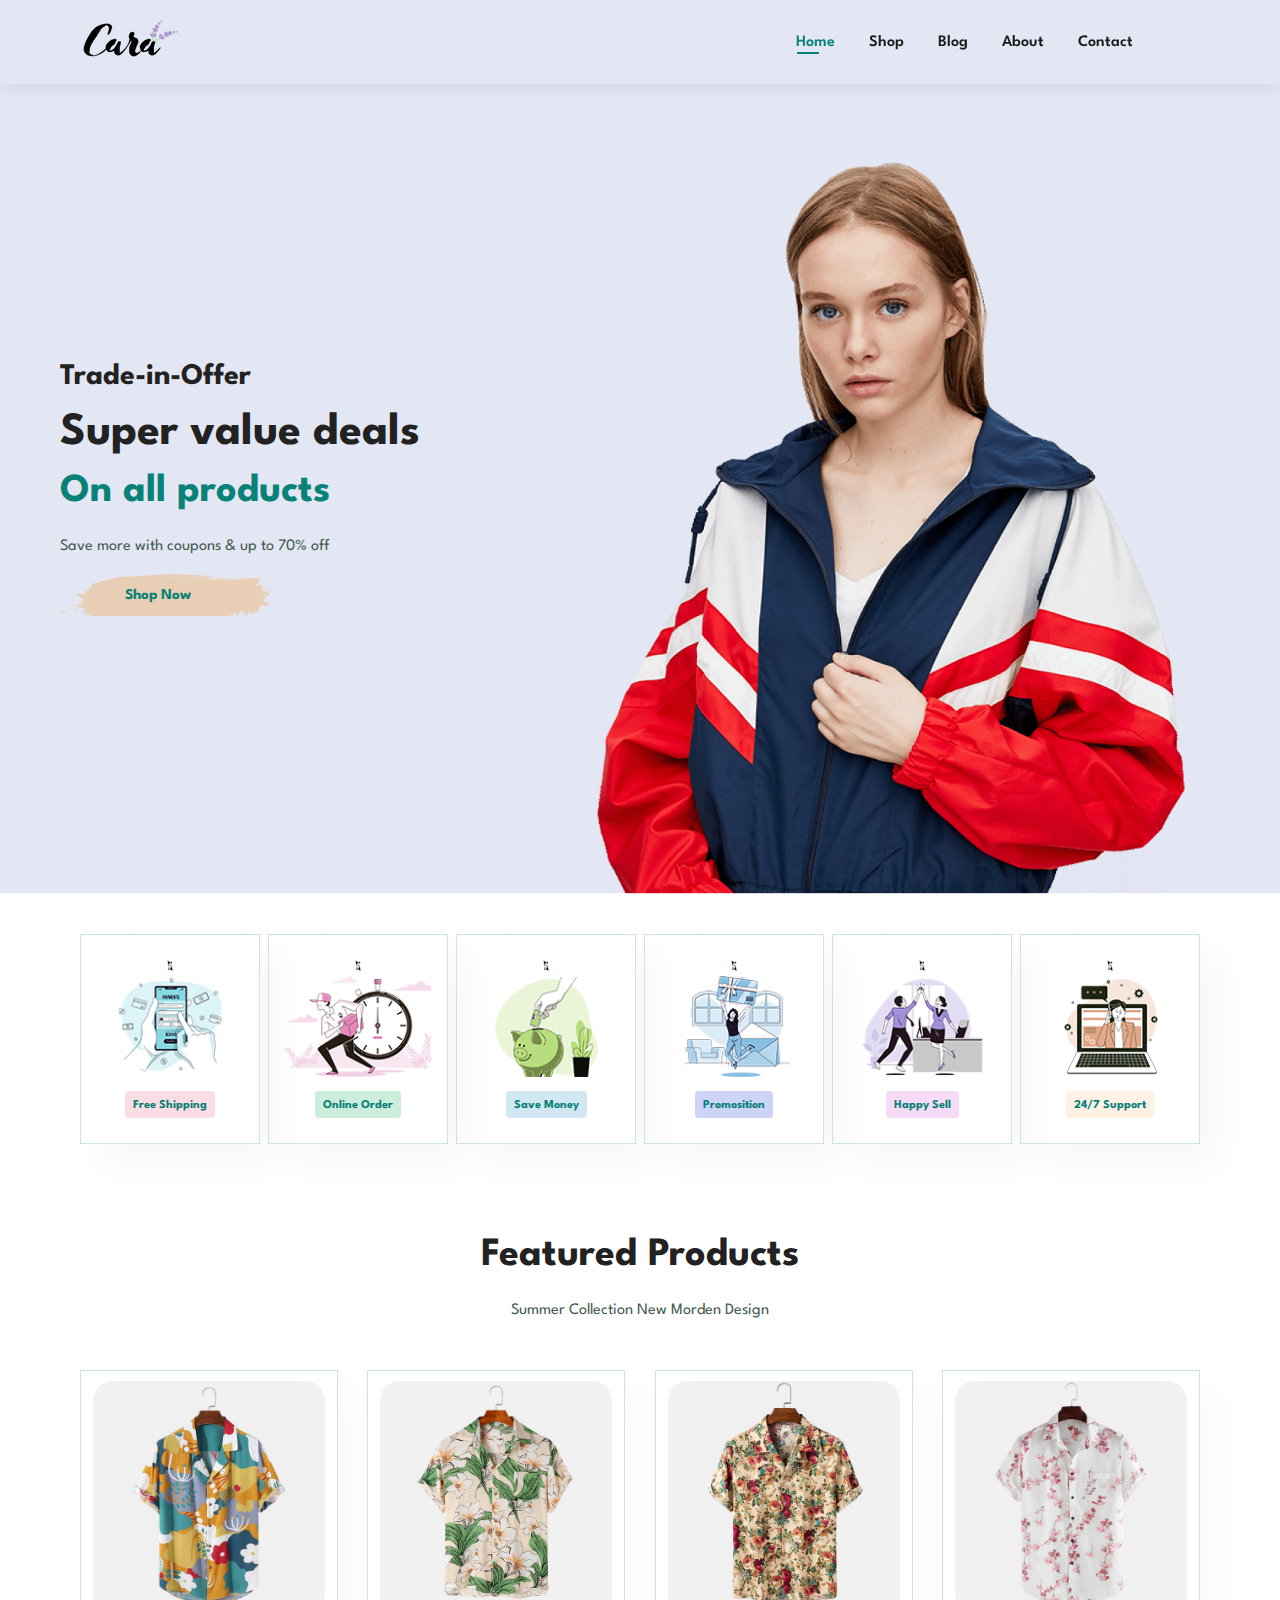
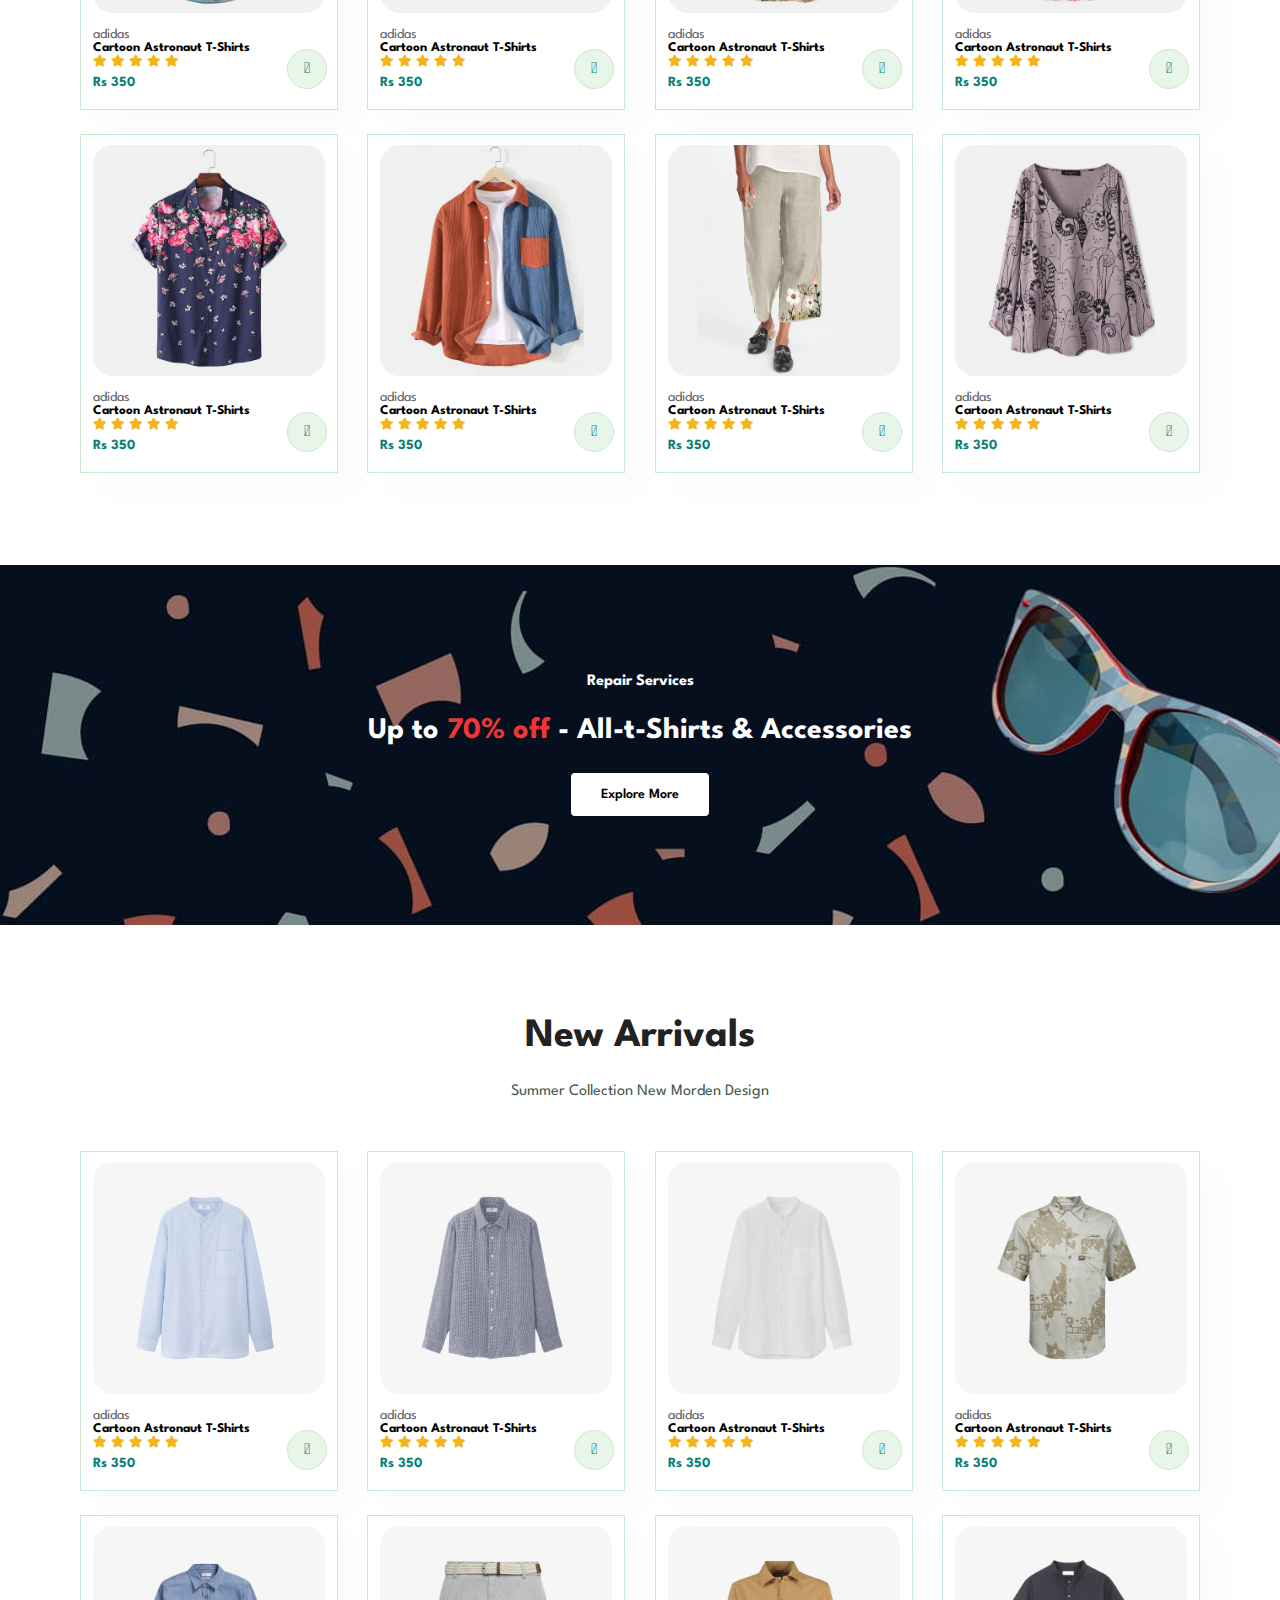
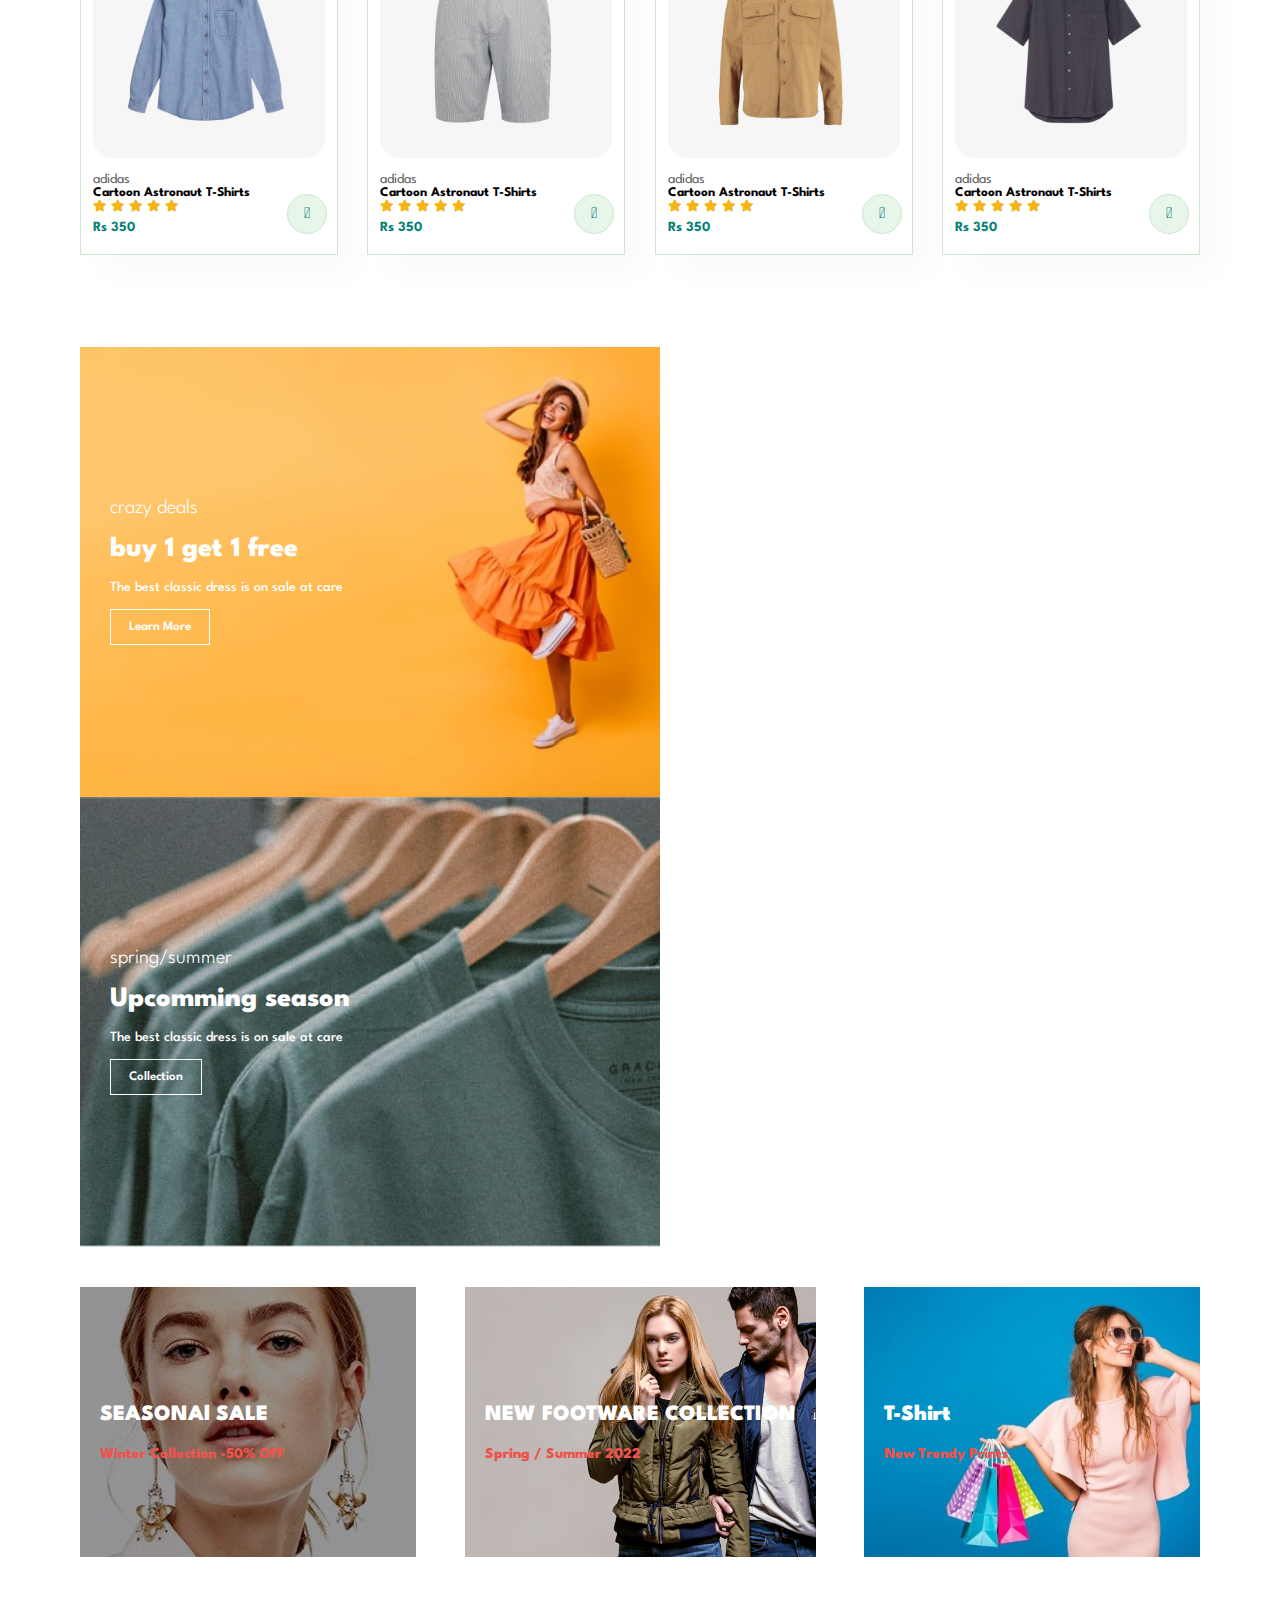
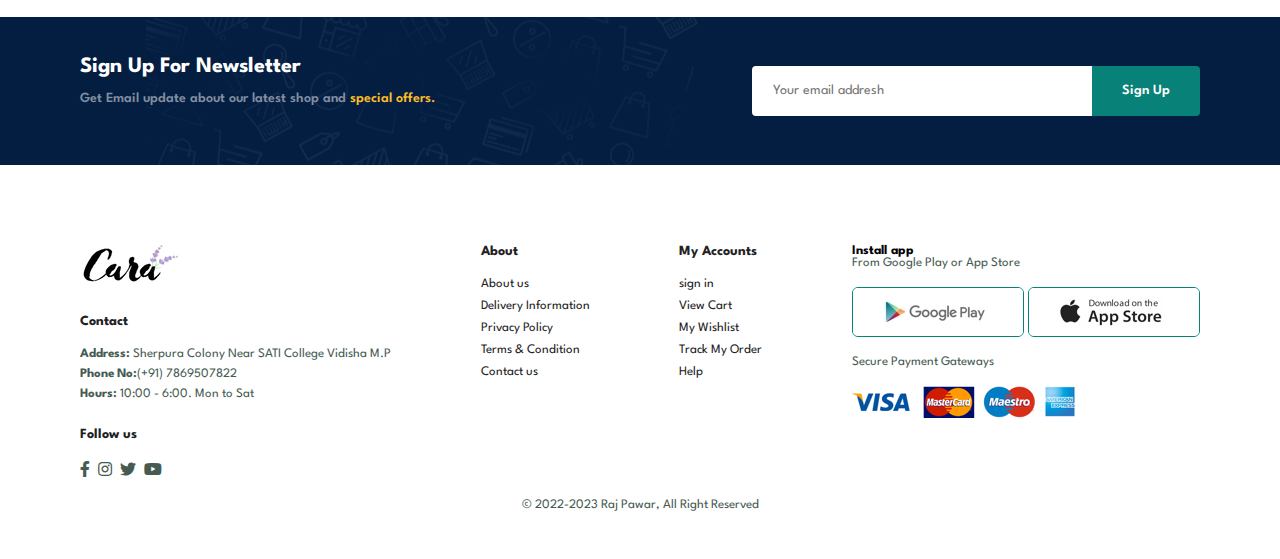
<file: Ecommerce Web site/Myntra Clone/index.html>
<!DOCTYPE html>
<html lang="en">

<head>
    <meta charset="UTF-8">
    <meta http-equiv="X-UA-Compatible" content="IE=edge">
    <meta name="viewport" content="width=device-width, initial-scale=1.0">
    <title>Myntra Clone</title>
    <link rel="stylesheet" href="https://pro.fontawesome.com/releases/v5.10.0/css/all.css">
    <link rel="stylesheet" href="style.css">
</head>

<body>

    <section id="header">
        <a href="#"><img src="img/logo.png" class="logo" alt=""></a>


        <div>
            <ul id="navbar">
                <li><a class="active" href="index.html">Home</a></li>
                <li><a href="shop.html">Shop</a></li>
                <li><a href="blog.html">Blog</a></li>
                <li><a href="about.html">About</a></li>
                <li><a href="contact.html">Contact</a></li>
                <li id="lg-bag"><a href="cart.html"><i class="far fa-shopping-bag"></i></a></li>
                <a href="#" id="close"><i class="far fa-times"></i></a>
            </ul>
        </div>
        <div id="mobile">
            
            <a href="cart.html"><i class="far fa-shopping-bag"></i></a>
        <i id="bar" class="fas fa-outdent"></i></div>
    </section>

    <section id="hero">
        <h4>Trade-in-Offer</h4>
        <h3>Super value deals</h3>
        <h1>On all products</h1>
        <p>Save more with coupons & up to 70% off</p>
        <button>Shop Now</button>
    </section>

    <section id="feature" class="section-p1">
        <div class="fa-box">
            <img src="img/features/f1.png" alt="">
            <h6>Free Shipping</h6>
        </div>
        <div class="fa-box">
            <img src="img/features/f2.png" alt="">
            <h6>Online Order</h6>
        </div>
        <div class="fa-box">
            <img src="img/features/f3.png" alt="">
            <h6>Save Money</h6>
        </div>
        <div class="fa-box">
            <img src="img/features/f4.png" alt="">
            <h6>Promosition</h6>
        </div>
        <div class="fa-box">
            <img src="img/features/f5.png" alt="">
            <h6>Happy Sell</h6>
        </div>
        <div class="fa-box">
            <img src="img/features/f6.png" alt="">
            <h6>24/7 Support</h6>
        </div>
    </section>
    <section id="product1" class="section-p1">
        <h1>Featured Products</h1>
        <p>Summer Collection New Morden Design</p>
        <div class="pro-container">
            <div class="pro">
                <img src="img/products/f1.jpg" alt="">
                <div class="des">
                    <span>adidas</span>
                    <h5>Cartoon Astronaut T-Shirts</h5>
                    <div class="star">
                        <i class="fas fa-star"></i>
                        <i class="fas fa-star"></i>
                        <i class="fas fa-star"></i>
                        <i class="fas fa-star"></i>
                        <i class="fas fa-star"></i>
                    </div>
                    <h4>Rs 350</h4>
                </div>
                <a href="#"><i class="fal fa-shopping-cart cart"></i></a>
            </div>
            <div class="pro">
                <img src="img/products/f2.jpg" alt="">
                <div class="des">
                    <span>adidas</span>
                    <h5>Cartoon Astronaut T-Shirts</h5>
                    <div class="star">
                        <i class="fas fa-star"></i>
                        <i class="fas fa-star"></i>
                        <i class="fas fa-star"></i>
                        <i class="fas fa-star"></i>
                        <i class="fas fa-star"></i>
                    </div>
                    <h4>Rs 350</h4>
                </div>
                <a href="#"><i class="fal fa-shopping-cart cart"></i></a>
            </div>
            <div class="pro">
                <img src="img/products/f3.jpg" alt="">
                <div class="des">
                    <span>adidas</span>
                    <h5>Cartoon Astronaut T-Shirts</h5>
                    <div class="star">
                        <i class="fas fa-star"></i>
                        <i class="fas fa-star"></i>
                        <i class="fas fa-star"></i>
                        <i class="fas fa-star"></i>
                        <i class="fas fa-star"></i>
                    </div>
                    <h4>Rs 350</h4>
                </div>
                <a href="#"><i class="fal fa-shopping-cart cart"></i></a>
            </div>
            <div class="pro">
                <img src="img/products/f4.jpg" alt="">
                <div class="des">
                    <span>adidas</span>
                    <h5>Cartoon Astronaut T-Shirts</h5>
                    <div class="star">
                        <i class="fas fa-star"></i>
                        <i class="fas fa-star"></i>
                        <i class="fas fa-star"></i>
                        <i class="fas fa-star"></i>
                        <i class="fas fa-star"></i>
                    </div>
                    <h4>Rs 350</h4>
                </div>
                <a href="#"><i class="fal fa-shopping-cart cart"></i></a>
            </div>
            <div class="pro">
                <img src="img/products/f5.jpg" alt="">
                <div class="des">
                    <span>adidas</span>
                    <h5>Cartoon Astronaut T-Shirts</h5>
                    <div class="star">
                        <i class="fas fa-star"></i>
                        <i class="fas fa-star"></i>
                        <i class="fas fa-star"></i>
                        <i class="fas fa-star"></i>
                        <i class="fas fa-star"></i>
                    </div>
                    <h4>Rs 350</h4>
                </div>
                <a href="#"><i class="fal fa-shopping-cart cart"></i></a>
            </div>
            <div class="pro">
                <img src="img/products/f6.jpg" alt="">
                <div class="des">
                    <span>adidas</span>
                    <h5>Cartoon Astronaut T-Shirts</h5>
                    <div class="star">
                        <i class="fas fa-star"></i>
                        <i class="fas fa-star"></i>
                        <i class="fas fa-star"></i>
                        <i class="fas fa-star"></i>
                        <i class="fas fa-star"></i>
                    </div>
                    <h4>Rs 350</h4>
                </div>
                <a href="#"><i class="fal fa-shopping-cart cart"></i></a>
            </div>
            <div class="pro">
                <img src="img/products/f7.jpg" alt="">
                <div class="des">
                    <span>adidas</span>
                    <h5>Cartoon Astronaut T-Shirts</h5>
                    <div class="star">
                        <i class="fas fa-star"></i>
                        <i class="fas fa-star"></i>
                        <i class="fas fa-star"></i>
                        <i class="fas fa-star"></i>
                        <i class="fas fa-star"></i>
                    </div>
                    <h4>Rs 350</h4>
                </div>
                <a href="#"><i class="fal fa-shopping-cart cart"></i></a>
            </div>
            <div class="pro">
                <img src="img/products/f8.jpg" alt="">
                <div class="des">
                    <span>adidas</span>
                    <h5>Cartoon Astronaut T-Shirts</h5>
                    <div class="star">
                        <i class="fas fa-star"></i>
                        <i class="fas fa-star"></i>
                        <i class="fas fa-star"></i>
                        <i class="fas fa-star"></i>
                        <i class="fas fa-star"></i>
                    </div>
                    <h4>Rs 350</h4>
                </div>
                <a href="#"><i class="fal fa-shopping-cart cart"></i></a>
            </div>
        </div>
    </section>
    <section id="banner" class="section-m1">
        <h4>Repair Services</h4>
        <h1>Up to <span>70% off</span> - All-t-Shirts & Accessories</h1>
        <button class="normal">Explore More</button>
    </section>
    <section id="product1" class="section-p1">
        <h1>New Arrivals</h1>
        <p>Summer Collection New Morden Design</p>
        <div class="pro-container">
            <div class="pro">
                <img src="img/products/n1.jpg" alt="">
                <div class="des">
                    <span>adidas</span>
                    <h5>Cartoon Astronaut T-Shirts</h5>
                    <div class="star">
                        <i class="fas fa-star"></i>
                        <i class="fas fa-star"></i>
                        <i class="fas fa-star"></i>
                        <i class="fas fa-star"></i>
                        <i class="fas fa-star"></i>
                    </div>
                    <h4>Rs 350</h4>
                </div>
                <a href="#"><i class="fal fa-shopping-cart cart"></i></a>
            </div>
            <div class="pro">
                <img src="img/products/n2.jpg" alt="">
                <div class="des">
                    <span>adidas</span>
                    <h5>Cartoon Astronaut T-Shirts</h5>
                    <div class="star">
                        <i class="fas fa-star"></i>
                        <i class="fas fa-star"></i>
                        <i class="fas fa-star"></i>
                        <i class="fas fa-star"></i>
                        <i class="fas fa-star"></i>
                    </div>
                    <h4>Rs 350</h4>
                </div>
                <a href="#"><i class="fal fa-shopping-cart cart"></i></a>
            </div>
            <div class="pro">
                <img src="img/products/n3.jpg" alt="">
                <div class="des">
                    <span>adidas</span>
                    <h5>Cartoon Astronaut T-Shirts</h5>
                    <div class="star">
                        <i class="fas fa-star"></i>
                        <i class="fas fa-star"></i>
                        <i class="fas fa-star"></i>
                        <i class="fas fa-star"></i>
                        <i class="fas fa-star"></i>
                    </div>
                    <h4>Rs 350</h4>
                </div>
                <a href="#"><i class="fal fa-shopping-cart cart"></i></a>
            </div>
            <div class="pro">
                <img src="img/products/n4.jpg" alt="">
                <div class="des">
                    <span>adidas</span>
                    <h5>Cartoon Astronaut T-Shirts</h5>
                    <div class="star">
                        <i class="fas fa-star"></i>
                        <i class="fas fa-star"></i>
                        <i class="fas fa-star"></i>
                        <i class="fas fa-star"></i>
                        <i class="fas fa-star"></i>
                    </div>
                    <h4>Rs 350</h4>
                </div>
                <a href="#"><i class="fal fa-shopping-cart cart"></i></a>
            </div>
            <div class="pro">
                <img src="img/products/n5.jpg" alt="">
                <div class="des">
                    <span>adidas</span>
                    <h5>Cartoon Astronaut T-Shirts</h5>
                    <div class="star">
                        <i class="fas fa-star"></i>
                        <i class="fas fa-star"></i>
                        <i class="fas fa-star"></i>
                        <i class="fas fa-star"></i>
                        <i class="fas fa-star"></i>
                    </div>
                    <h4>Rs 350</h4>
                </div>
                <a href="#"><i class="fal fa-shopping-cart cart"></i></a>
            </div>
            <div class="pro">
                <img src="img/products/n6.jpg" alt="">
                <div class="des">
                    <span>adidas</span>
                    <h5>Cartoon Astronaut T-Shirts</h5>
                    <div class="star">
                        <i class="fas fa-star"></i>
                        <i class="fas fa-star"></i>
                        <i class="fas fa-star"></i>
                        <i class="fas fa-star"></i>
                        <i class="fas fa-star"></i>
                    </div>
                    <h4>Rs 350</h4>
                </div>
                <a href="#"><i class="fal fa-shopping-cart cart"></i></a>
            </div>
            <div class="pro">
                <img src="img/products/n7.jpg" alt="">
                <div class="des">
                    <span>adidas</span>
                    <h5>Cartoon Astronaut T-Shirts</h5>
                    <div class="star">
                        <i class="fas fa-star"></i>
                        <i class="fas fa-star"></i>
                        <i class="fas fa-star"></i>
                        <i class="fas fa-star"></i>
                        <i class="fas fa-star"></i>
                    </div>
                    <h4>Rs 350</h4>
                </div>
                <a href="#"><i class="fal fa-shopping-cart cart"></i></a>
            </div>
            <div class="pro">
                <img src="img/products/n8.jpg" alt="">
                <div class="des">
                    <span>adidas</span>
                    <h5>Cartoon Astronaut T-Shirts</h5>
                    <div class="star">
                        <i class="fas fa-star"></i>
                        <i class="fas fa-star"></i>
                        <i class="fas fa-star"></i>
                        <i class="fas fa-star"></i>
                        <i class="fas fa-star"></i>
                    </div>
                    <h4>Rs 350</h4>
                </div>
                <a href="#"><i class="fal fa-shopping-cart cart"></i></a>
            </div>
        </div>
    </section>
    <section id="sm-banner" class="section-p1">
        <div class="banner-box">
            <h4>crazy deals</h4>
            <h1>buy 1 get 1 free</h1>
            <span>The best classic dress is on sale at care</span>
            <button class="white">Learn More</button>
        </div>
        <div class="banner-box banner2">
            <h4>spring/summer</h4>
            <h1>Upcomming season </h1>
            <span>The best classic dress is on sale at care</span>
            <button class="white">Collection</button>
        </div>
    </section>
    <section id="banner3">
        <div class="banner-box ">
            <h1>SEASONAl SALE</h1>
            <h4>Winter Collection -50% OFF</h4>

        </div>
        <div class="banner-box banner-box2">
            <h1>NEW FOOTWARE COLLECTION</h1>
            <h4>Spring / Summer 2022 </h4>

        </div>
        <div class=" banner-box banner-box3">
            <h1>T-Shirt</h1>
            <h4>New Trendy Prints</h4>

        </div>
    </section>
    <section id="newsletter" class="section-p1 section-m1">
        <div class="newstext">
            <h4>Sign Up For Newsletter</h4>
            <p>Get Email update about our latest shop and <span>special offers.</span>
            </p>
        </div>
        <div class="form">
            <input type="text" placeholder="Your email addresh">
            <button class="normal">Sign Up</button>
        </div>
    </section>
    <footer class="section-p1">
        <div class="col">
            <img class="logo" src="img/logo.png" alt="">
        
        <h4>Contact</h4>
        <p> <strong>Address:</strong> Sherpura Colony Near SATI College Vidisha M.P </p>
        <p><strong>Phone No:</strong>(+91) 7869507822</p>
        <p><strong>Hours:</strong> 10:00 - 6:00. Mon to Sat</p>
   
        <div class="follow">
            <h4>Follow us</h4>
            <div class="icon">
                <i class="fab fa-facebook-f"></i>
                <i class="fab fa-instagram"></i>
                <i class="fab fa-twitter"></i>
                <i class="fab fa-youtube"></i>
            </div>
        </div>
    </div>
        <div class="col">
            <h4>About</h4>
            <a href="#">About us</a>
            <a href="#">Delivery Information</a>
            <a href="#">Privacy Policy</a>
            <a href="#">Terms & Condition</a>
            <a href="#">Contact us</a>
        </div>
        <div class="col">
            <h4>My Accounts</h4>
            <a href="#">sign in</a>
            <a href="#">View Cart</a>
            <a href="#">My Wishlist</a>
            <a href="#">Track My Order</a>
            <a href="#">Help</a>
        </div>

        <div class="col install">
            <h5>Install app</h5>
            <p>From Google Play or App Store</p>
            <div class="row">
                <img src="img/pay/play.jpg" alt="">
                <img src="img/pay/app.jpg" alt="">
            </div>
            <p>Secure Payment Gateways</p>
            <img src="img/pay/pay.png" alt="">
        </div>
        <div class="copyright">
            <p>© 2022-2023 Raj Pawar, All Right Reserved</p>
        </div>
    </footer>
    <script src=" script.js">
    </script>
</body>

</html>
</file>
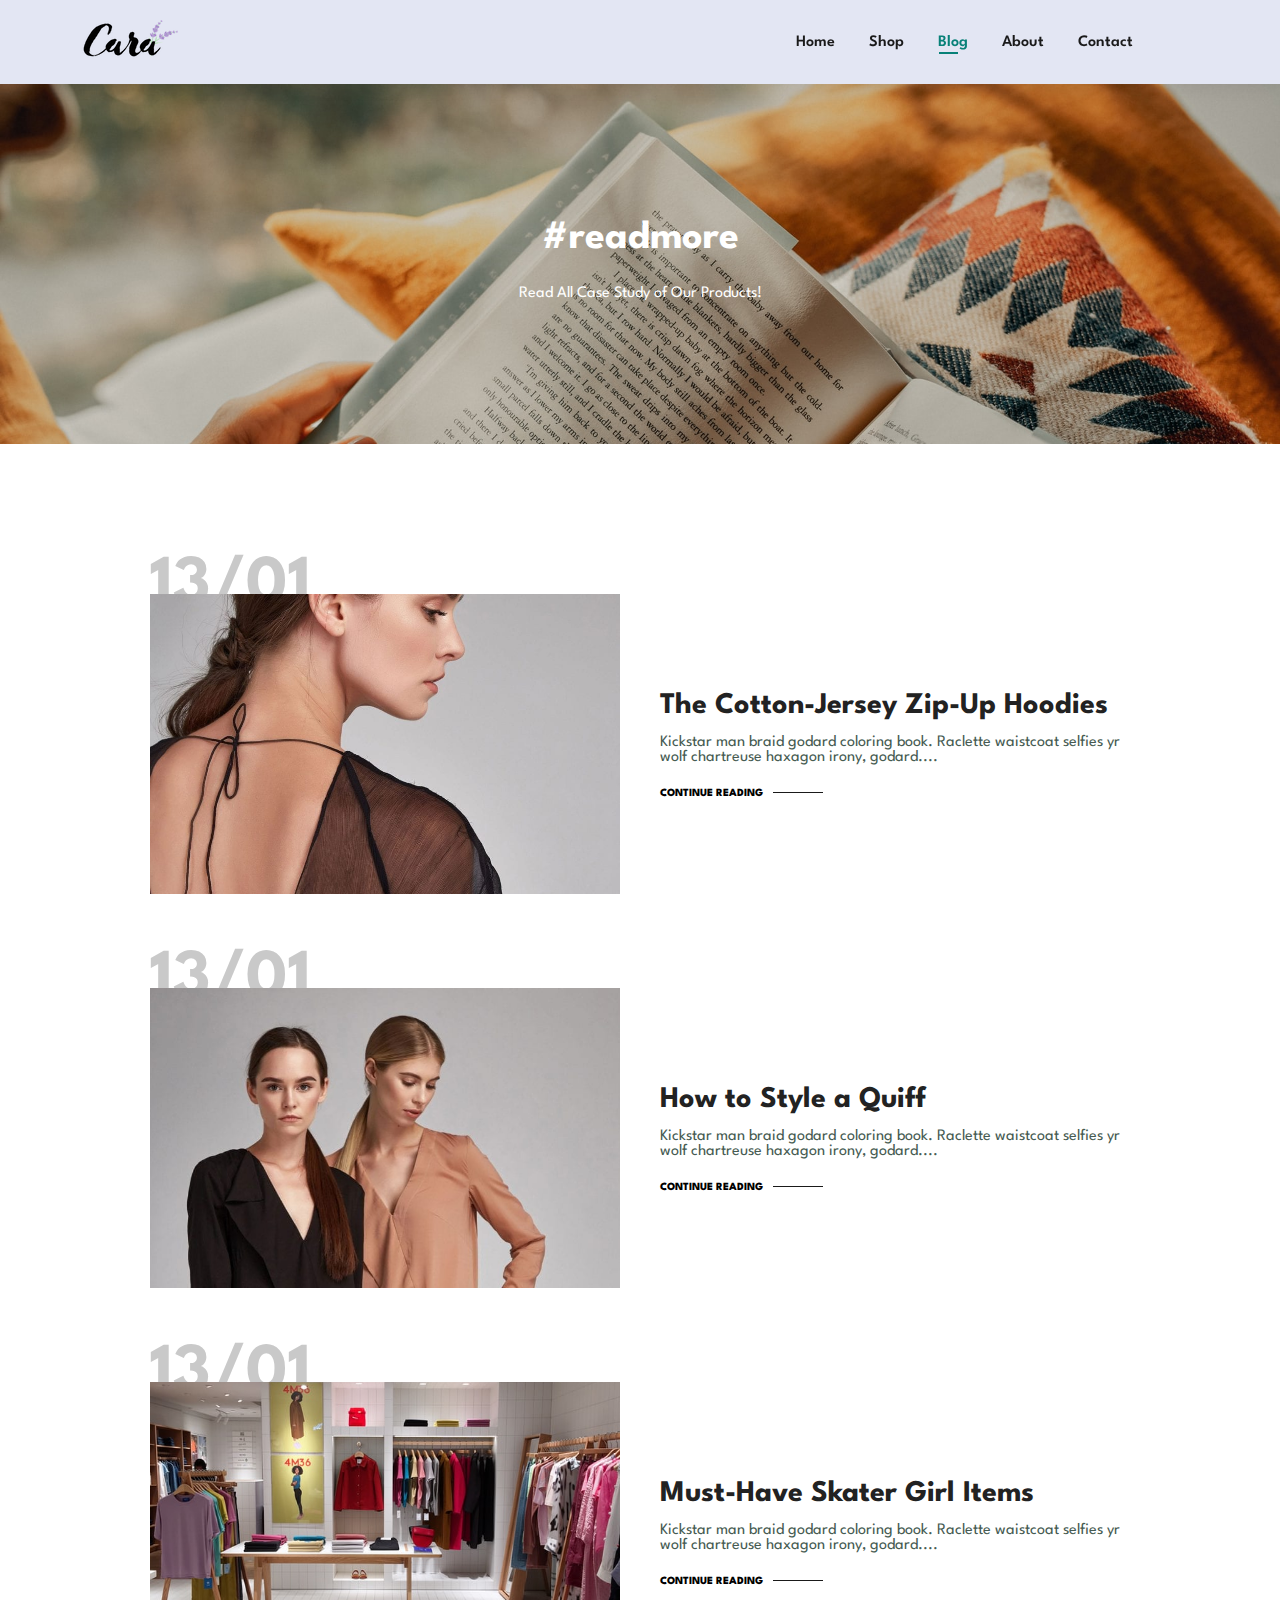
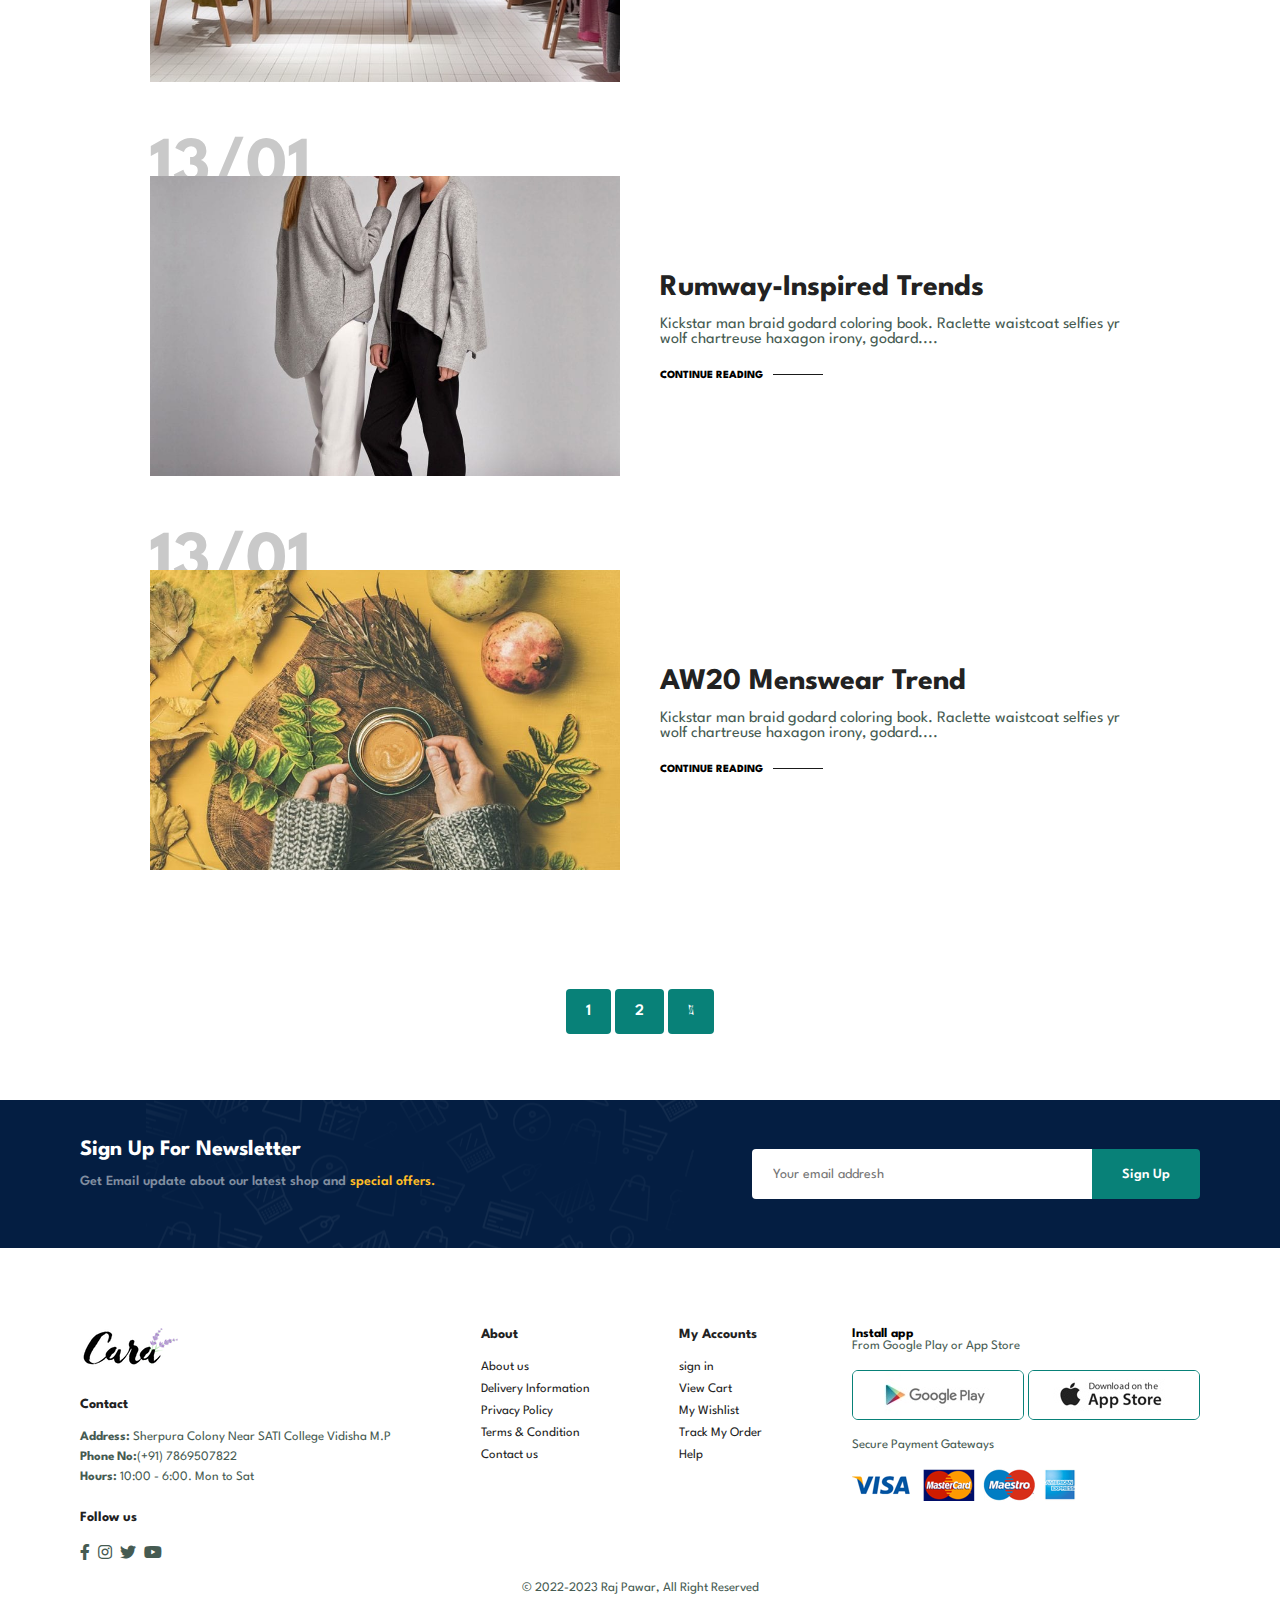
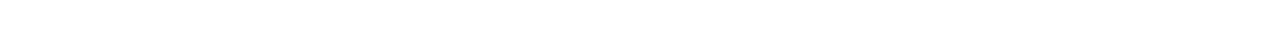
<file: Ecommerce Web site/Myntra Clone/blog.html>
<!DOCTYPE html>
<html lang="en">

<head>
    <meta charset="UTF-8">
    <meta http-equiv="X-UA-Compatible" content="IE=edge">
    <meta name="viewport" content="width=device-width, initial-scale=1.0">
    <title>Myntra Clone</title>
    <link rel="stylesheet" href="https://pro.fontawesome.com/releases/v5.10.0/css/all.css">
    <link rel="stylesheet" href="style.css">
</head>

<body>

    <section id="header">
        <a href="#"><img src="img/logo.png" class="logo" alt=""></a>


        <div>
            <ul id="navbar">
                <li><a href="index.html">Home</a></li>
                <li><a href="shop.html">Shop</a></li>
                <li><a class="active" href="blog.html">Blog</a></li>
                <li><a href="about.html">About</a></li>
                <li><a href="contact.html">Contact</a></li>
                <li id="lg-bag"><a href="cart.html"><i class="far fa-shopping-bag"></i></a></li>
                <a href="#" id="close"><i class="far fa-times"></i></a>
            </ul>
        </div>
        <div id="mobile">

            <a href="cart.html"><i class="far fa-shopping-bag"></i></a>
            <i id="bar" class="fas fa-outdent"></i>
        </div>
    </section>
    <section id="page-header" class="blog-header">

        <h1>#readmore</h1>
        <p>Read All Case Study of Our Products!</p>

    </section>
    <section id="blog">
        <div class="blog-box">
            <div class="blog-img">
                <img src="img/blog/b1.jpg" alt="">
            </div>
            <div class="blog-details">
                <h4>The Cotton-Jersey Zip-Up Hoodies</h4>
                <p>Kickstar man braid godard coloring book. Raclette waistcoat selfies yr wolf chartreuse haxagon irony,
                    godard....</p>
                <a href="">CONTINUE READING</a>
            </div>
            <h1>13/01</h1>
        </div>
        <div class="blog-box">
            <div class="blog-img">
                <img src="img/blog/b2.jpg" alt="">
            </div>
            <div class="blog-details">
                <h4>How to Style a Quiff </h4>
                <p>Kickstar man braid godard coloring book. Raclette waistcoat selfies yr wolf chartreuse haxagon irony,
                    godard....</p>
                <a href="">CONTINUE READING</a>
            </div>
            <h1>13/01</h1>
        </div>
        <div class="blog-box">
            <div class="blog-img">
                <img src="img/blog/b3.jpg" alt="">
            </div>
            <div class="blog-details">
                <h4>Must-Have Skater Girl Items</h4>
                <p>Kickstar man braid godard coloring book. Raclette waistcoat selfies yr wolf chartreuse haxagon irony,
                    godard....</p>
                <a href="">CONTINUE READING</a>
            </div>
            <h1>13/01</h1>
        </div>
        <div class="blog-box">
            <div class="blog-img">
                <img src="img/blog/b4.jpg" alt="">
            </div>
            <div class="blog-details">
                <h4>Rumway-Inspired Trends</h4>
                <p>Kickstar man braid godard coloring book. Raclette waistcoat selfies yr wolf chartreuse haxagon irony,
                    godard....</p>
                <a href="">CONTINUE READING</a>
            </div>
            <h1>13/01</h1>
        </div>
        <div class="blog-box">
            <div class="blog-img">
                <img src="img/blog/b6.jpg" alt="">
            </div>
            <div class="blog-details">
                <h4>AW20 Menswear Trend</h4>
                <p>Kickstar man braid godard coloring book. Raclette waistcoat selfies yr wolf chartreuse haxagon irony,
                    godard....</p>
                <a href="">CONTINUE READING</a>
            </div>
            <h1>13/01</h1>
        </div>
    </section>
    <section id="pagination" class="section-p1">
        <a href="#">1</a>
        <a href="#">2</a>
        <a href="#"><i class="fal fa-long-arrow-alt-right"></i></a>
    </section>
    <section id="newsletter" class="section-p1 section-m1">
        <div class="newstext">
            <h4>Sign Up For Newsletter</h4>
            <p>Get Email update about our latest shop and <span>special offers.</span>
            </p>
        </div>
        <div class="form">
            <input type="text" placeholder="Your email addresh">
            <button class="normal">Sign Up</button>
        </div>
    </section>
    <footer class="section-p1">
        <div class="col">
            <img class="logo" src="img/logo.png" alt="">

            <h4>Contact</h4>
            <p> <strong>Address:</strong> Sherpura Colony Near SATI College Vidisha M.P </p>
            <p><strong>Phone No:</strong>(+91) 7869507822</p>
            <p><strong>Hours:</strong> 10:00 - 6:00. Mon to Sat</p>

            <div class="follow">
                <h4>Follow us</h4>
                <div class="icon">
                    <i class="fab fa-facebook-f"></i>
                    <i class="fab fa-instagram"></i>
                    <i class="fab fa-twitter"></i>
                    <i class="fab fa-youtube"></i>
                </div>
            </div>
        </div>
        <div class="col">
            <h4>About</h4>
            <a href="#">About us</a>
            <a href="#">Delivery Information</a>
            <a href="#">Privacy Policy</a>
            <a href="#">Terms & Condition</a>
            <a href="#">Contact us</a>
        </div>
        <div class="col">
            <h4>My Accounts</h4>
            <a href="#">sign in</a>
            <a href="#">View Cart</a>
            <a href="#">My Wishlist</a>
            <a href="#">Track My Order</a>
            <a href="#">Help</a>
        </div>

        <div class="col install">
            <h5>Install app</h5>
            <p>From Google Play or App Store</p>
            <div class="row">
                <img src="img/pay/play.jpg" alt="">
                <img src="img/pay/app.jpg" alt="">
            </div>
            <p>Secure Payment Gateways</p>
            <img src="img/pay/pay.png" alt="">
        </div>
        <div class="copyright">
            <p>© 2022-2023 Raj Pawar, All Right Reserved</p>
        </div>
    </footer>
    <script src=" script.js">
    </script>
</body>

</html>
</file>
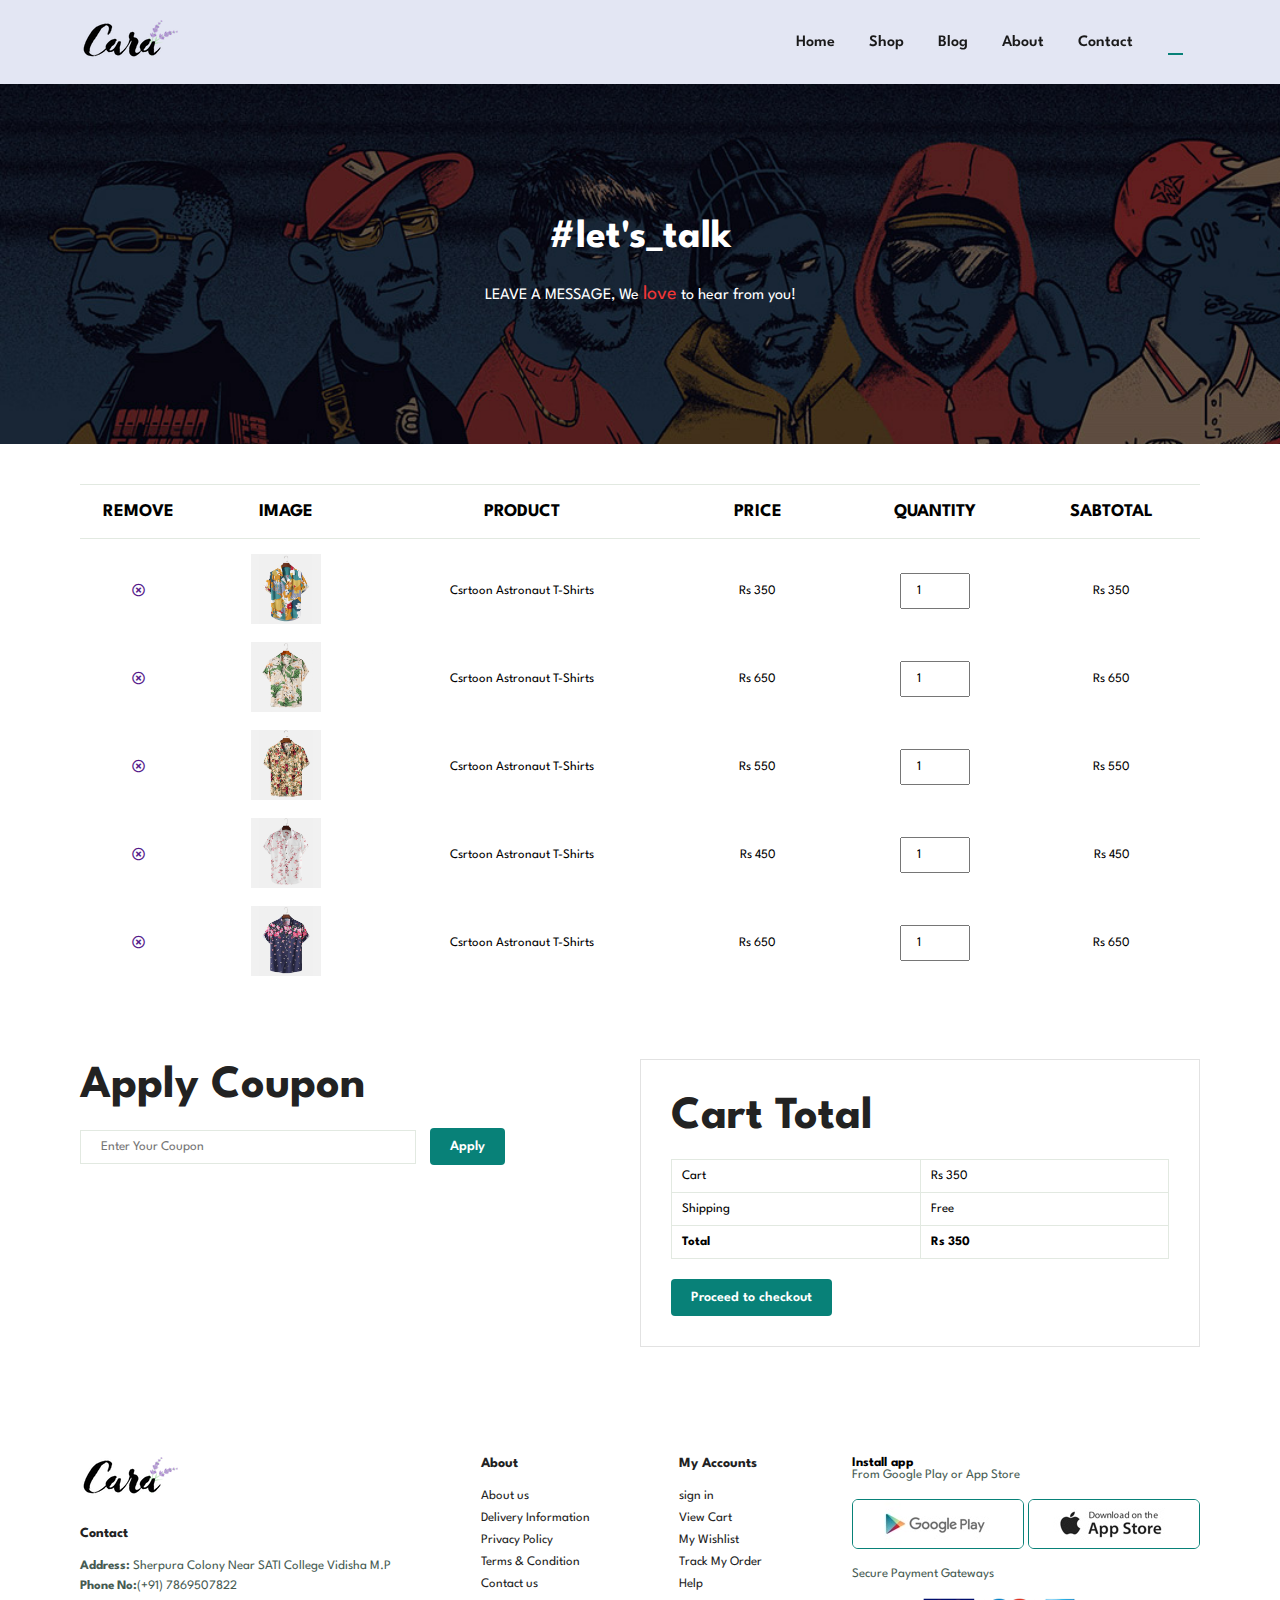
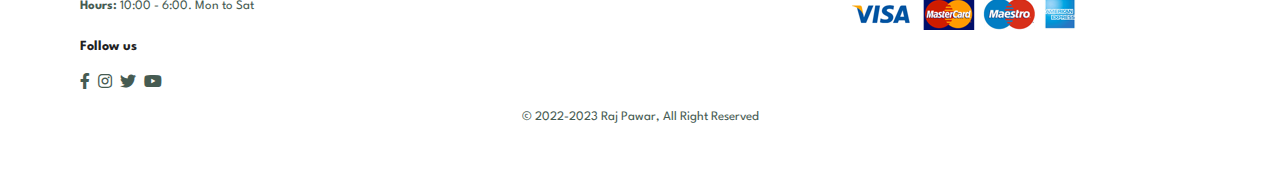
<file: Ecommerce Web site/Myntra Clone/cart.html>
<!DOCTYPE html>
<html lang="en">

<head>
    <meta charset="UTF-8">
    <meta http-equiv="X-UA-Compatible" content="IE=edge">
    <meta name="viewport" content="width=device-width, initial-scale=1.0">
    <title>Myntra Clone</title>
    <link rel="stylesheet" href="https://pro.fontawesome.com/releases/v5.10.0/css/all.css">
    <link rel="stylesheet" href="style.css">
</head>

<body>

    <section id="header">
        <a href="#"><img src="img/logo.png" class="logo" alt=""></a>


        <div>
            <ul id="navbar">
                <li><a href="index.html">Home</a></li>
                <li><a href="shop.html">Shop</a></li>
                <li><a href="blog.html">Blog</a></li>
                <li><a href="about.html">About</a></li>
                <li><a href="contact.html">Contact</a></li>
                <li id="lg-bag"><a class="active" href="cart.html"><i class="far fa-shopping-bag"></i></a></li>
                <a href="#" id="close"><i class="far fa-times"></i></a>
            </ul>
        </div>
        <div id="mobile">

            <a href="cart.html"><i class="far fa-shopping-bag"></i></a>
            <i id="bar" class="fas fa-outdent"></i>
        </div>
    </section>
    <section id="page-header" class="about-header">

        <h1>#let's_talk</h1>
        <p>LEAVE A MESSAGE, We <span>love</span> to hear from you!</p>

    </section>
    <section id="cart" class="section-p1">
        <table width="100%">
            <thead>
                <tr>
                    <td>Remove</td>
                    <td>image</td>
                    <td>product</td>
                    <td>Price</td>
                    <td>Quantity</td>
                    <td>Sabtotal</td>
                </tr>
            </thead>
            <tbody>
                <tr>
                    <td><a href=""><i class="far fa-times-circle"></i></a></td>
                    <td><img src="img/products/f1.jpg" alt=""></td>
                    <td>Csrtoon Astronaut T-Shirts</td>
                    <td>Rs 350</td>
                    <td><input type="number" value="1"></td>
                    <td> Rs 350</td>
                </tr>
                <tr>
                    <td><a href=""><i class="far fa-times-circle"></i></a></td>
                    <td><img src="img/products/f2.jpg" alt=""></td>
                    <td>Csrtoon Astronaut T-Shirts</td>
                    <td>Rs 650</td>
                    <td><input type="number" value="1"></td>
                    <td> Rs 650</td>
                </tr>
                <tr>
                    <td><a href=""><i class="far fa-times-circle"></i></a></td>
                    <td><img src="img/products/f3.jpg" alt=""></td>
                    <td>Csrtoon Astronaut T-Shirts</td>
                    <td>Rs 550</td>
                    <td><input type="number" value="1"></td>
                    <td> Rs 550</td>
                </tr>
                <tr>
                    <td><a href=""><i class="far fa-times-circle"></i></a></td>
                    <td><img src="img/products/f4.jpg" alt=""></td>
                    <td>Csrtoon Astronaut T-Shirts</td>
                    <td>Rs 450</td>
                    <td><input type="number" value="1"></td>
                    <td> Rs 450</td>
                </tr>
                <tr>
                    <td><a href=""><i class="far fa-times-circle"></i></a></td>
                    <td><img src="img/products/f5.jpg" alt=""></td>
                    <td>Csrtoon Astronaut T-Shirts</td>
                    <td>Rs 650</td>
                    <td><input type="number" value="1"></td>
                    <td> Rs 650</td>
                </tr>
            </tbody>
        </table>
    </section>
    <section id="card-add" class="section-p1">
        <div id="coupon">
            <h3>Apply Coupon</h3>
            <div>
                <input type="text" placeholder="Enter Your Coupon">
                <button class="normal">Apply</button>
            </div>
        </div>
        <div id="subtotal">
            <h3>Cart Total</h3>
            <table>
                <tr>
                    <td>Cart</td>
                   <td>Rs 350</td>

                </tr>
                <tr>
                    <td>
                        Shipping
                    </td>
                    <td>Free</td>

                </tr>
                <tr>
                    <td><strong>Total</strong></td>
                    <td><strong>Rs 350</strong></td>
                </tr>
            </table>
            <button class="normal">Proceed to checkout</button>
        </div>
    </section>
    <footer class="section-p1">
        <div class="col">
            <img class="logo" src="img/logo.png" alt="">

            <h4>Contact</h4>
            <p> <strong>Address:</strong> Sherpura Colony Near SATI College Vidisha M.P </p>
            <p><strong>Phone No:</strong>(+91) 7869507822</p>
            <p><strong>Hours:</strong> 10:00 - 6:00. Mon to Sat</p>

            <div class="follow">
                <h4>Follow us</h4>
                <div class="icon">
                    <i class="fab fa-facebook-f"></i>
                    <i class="fab fa-instagram"></i>
                    <i class="fab fa-twitter"></i>
                    <i class="fab fa-youtube"></i>
                </div>
            </div>
        </div>
        <div class="col">
            <h4>About</h4>
            <a href="#">About us</a>
            <a href="#">Delivery Information</a>
            <a href="#">Privacy Policy</a>
            <a href="#">Terms & Condition</a>
            <a href="#">Contact us</a>
        </div>
        <div class="col">
            <h4>My Accounts</h4>
            <a href="#">sign in</a>
            <a href="#">View Cart</a>
            <a href="#">My Wishlist</a>
            <a href="#">Track My Order</a>
            <a href="#">Help</a>
        </div>

        <div class="col install">
            <h5>Install app</h5>
            <p>From Google Play or App Store</p>
            <div class="row">
                <img src="img/pay/play.jpg" alt="">
                <img src="img/pay/app.jpg" alt="">
            </div>
            <p>Secure Payment Gateways</p>
            <img src="img/pay/pay.png" alt="">
        </div>
        <div class="copyright">
            <p>© 2022-2023 Raj Pawar, All Right Reserved</p>
        </div>
    </footer>
    <script src=" script.js">
    </script>
</body>

</html>
</file>
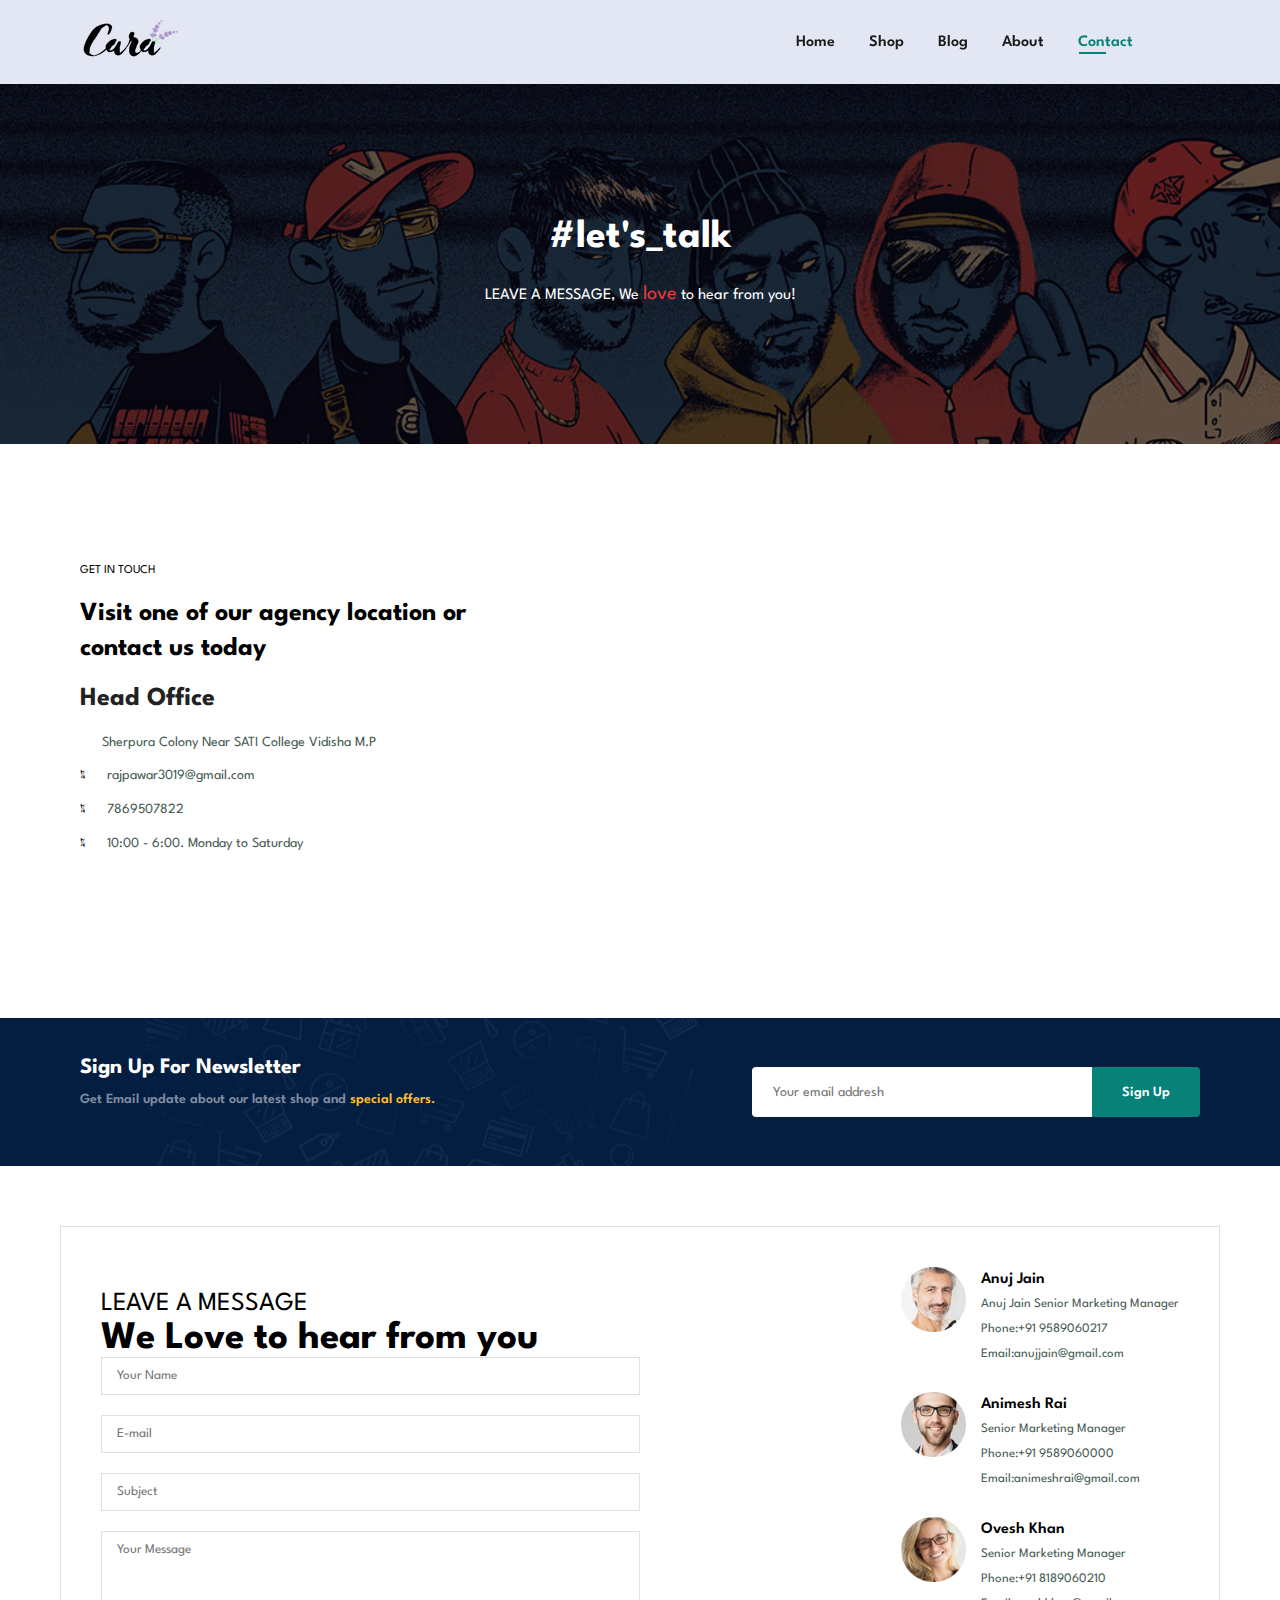
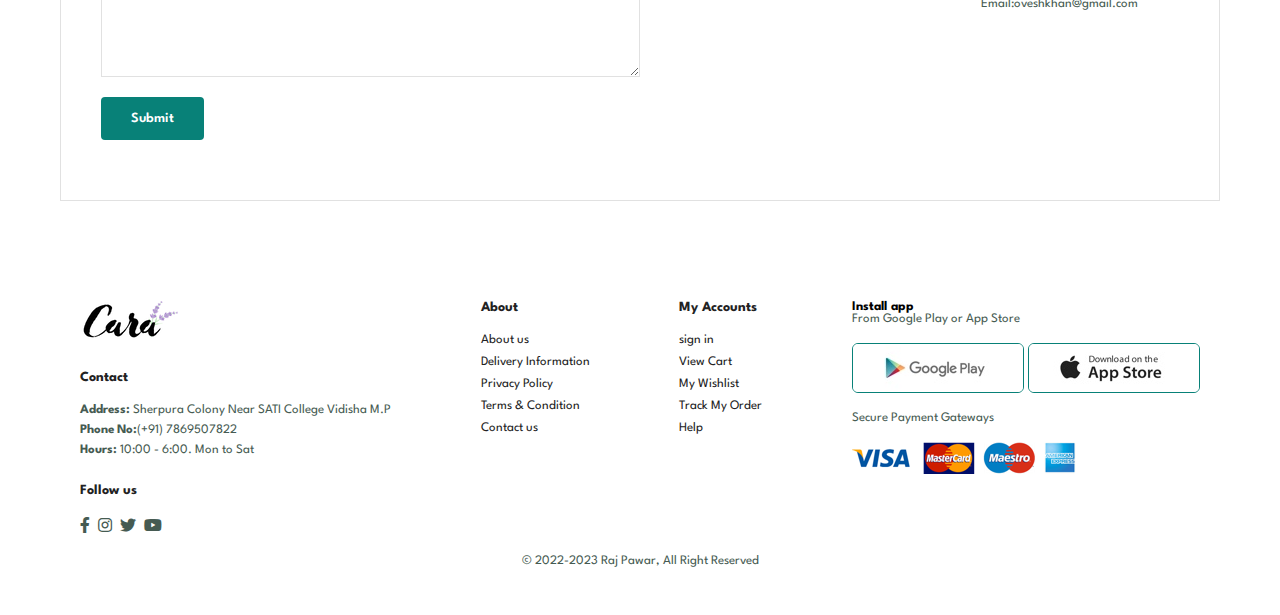
<file: Ecommerce Web site/Myntra Clone/contact.html>
<!DOCTYPE html>
<html lang="en">

<head>
    <meta charset="UTF-8">
    <meta http-equiv="X-UA-Compatible" content="IE=edge">
    <meta name="viewport" content="width=device-width, initial-scale=1.0">
    <title>Myntra Clone</title>
    <link rel="stylesheet" href="https://pro.fontawesome.com/releases/v5.10.0/css/all.css">
    <link rel="stylesheet" href="style.css">
</head>

<body>

    <section id="header">
        <a href="#"><img src="img/logo.png" class="logo" alt=""></a>


        <div>
            <ul id="navbar">
                <li><a href="index.html">Home</a></li>
                <li><a href="shop.html">Shop</a></li>
                <li><a href="blog.html">Blog</a></li>
                <li><a href="about.html">About</a></li>
                <li><a class="active" href="contact.html">Contact</a></li>
                <li id="lg-bag"><a href="cart.html"><i class="far fa-shopping-bag"></i></a></li>
                <a href="#" id="close"><i class="far fa-times"></i></a>
            </ul>
        </div>
        <div id="mobile">

            <a href="cart.html"><i class="far fa-shopping-bag"></i></a>
            <i id="bar" class="fas fa-outdent"></i>
        </div>
    </section>
    <section id="page-header" class="about-header">

        <h1>#let's_talk</h1>
        <p>LEAVE A MESSAGE, We <span>love</span> to hear from you!</p>

    </section>
    <section id="contact-details" class="section-p1">
        <dic class="details">
            <span>GET IN TOUCH</span>
            <h2>Visit one of our agency location or contact us today</h2>
            <h4>Head Office</h4>
            <div>
                <li>
                    <i class="fal fa-map-marker-smile"></i>
                    <p>Sherpura Colony Near SATI College Vidisha M.P</p>
                </li>
                <li>
                    <i class="fal fa-envelope"></i>
                    <p>rajpawar3019@gmail.com</p>
                </li>
                <li>
                    <i class="fal fa-phone"></i>
                    <p>7869507822</p>
                </li>
                <li>
                    <i class="fal fa-clock"></i>
                    <p>10:00 - 6:00. Monday to Saturday</p>
                </li>
            </div>
        </dic>
        <div class="map">
            <iframe
                src="https://www.google.com/maps/embed?pb=!1m18!1m12!1m3!1d4598.515845295045!2d77.81848133704912!3d23.522171700561287!2m3!1f0!2f0!3f0!3m2!1i1024!2i768!4f13.1!3m3!1m2!1s0x397c04605b19d31d%3A0xd90b410c7129efa2!2sSherpura%2C%20Vidisha%2C%20Madhya%20Pradesh%20464001!5e0!3m2!1sen!2sin!4v1665336785046!5m2!1sen!2sin"
                width="600" height="450" style="border:0;" allowfullscreen="" loading="lazy"
                referrerpolicy="no-referrer-when-downgrade"></iframe>
        </div>
    </section>
    <section id="newsletter" class="section-p1 section-m1">
        <div class="newstext">
            <h4>Sign Up For Newsletter</h4>
            <p>Get Email update about our latest shop and <span>special offers.</span>
            </p>
        </div>
        <div class="form">
            <input type="text" placeholder="Your email addresh">
            <button class="normal">Sign Up</button>
        </div>
    </section>
    <section id="form-details">
        <form action="">
            <span>LEAVE A MESSAGE</span>
            <H2>We Love to hear from you</H2>
            <input type="text" placeholder="Your Name">
            <input type="text" placeholder="E-mail">
            <input type="text" placeholder="Subject">
            <textarea name="" id="" cols="30" rows="10" placeholder="Your Message"></textarea>
            <button class="normal">Submit</button>
        </form>
      <div class="people">
        <div>
            <img src="img/people/1.png" alt="">
            <p><span>Anuj Jain</span>Anuj Jain Senior Marketing Manager <br>Phone:+91 9589060217 <br>Email:anujjain@gmail.com</p>
        </div>
        <div>
            <img src="img/people/2.png" alt="">
            <p><span>Animesh Rai</span>Senior Marketing Manager <br>Phone:+91 9589060000 <br>Email:animeshrai@gmail.com</p>
        </div>
        <div>
            <img src="img/people/3.png" alt="">
            <p><span>Ovesh Khan</span> Senior Marketing Manager <br>Phone:+91 8189060210 <br>Email:oveshkhan@gmail.com</p>
        </div>
      </div>
    </section>
    <footer class="section-p1">
        <div class="col">
            <img class="logo" src="img/logo.png" alt="">

            <h4>Contact</h4>
            <p> <strong>Address:</strong> Sherpura Colony Near SATI College Vidisha M.P </p>
            <p><strong>Phone No:</strong>(+91) 7869507822</p>
            <p><strong>Hours:</strong> 10:00 - 6:00. Mon to Sat</p>

            <div class="follow">
                <h4>Follow us</h4>
                <div class="icon">
                    <i class="fab fa-facebook-f"></i>
                    <i class="fab fa-instagram"></i>
                    <i class="fab fa-twitter"></i>
                    <i class="fab fa-youtube"></i>
                </div>
            </div>
        </div>
        <div class="col">
            <h4>About</h4>
            <a href="#">About us</a>
            <a href="#">Delivery Information</a>
            <a href="#">Privacy Policy</a>
            <a href="#">Terms & Condition</a>
            <a href="#">Contact us</a>
        </div>
        <div class="col">
            <h4>My Accounts</h4>
            <a href="#">sign in</a>
            <a href="#">View Cart</a>
            <a href="#">My Wishlist</a>
            <a href="#">Track My Order</a>
            <a href="#">Help</a>
        </div>

        <div class="col install">
            <h5>Install app</h5>
            <p>From Google Play or App Store</p>
            <div class="row">
                <img src="img/pay/play.jpg" alt="">
                <img src="img/pay/app.jpg" alt="">
            </div>
            <p>Secure Payment Gateways</p>
            <img src="img/pay/pay.png" alt="">
        </div>
        <div class="copyright">
            <p>© 2022-2023 Raj Pawar, All Right Reserved</p>
        </div>
    </footer>
    <script src=" script.js">
    </script>
</body>

</html>
</file>
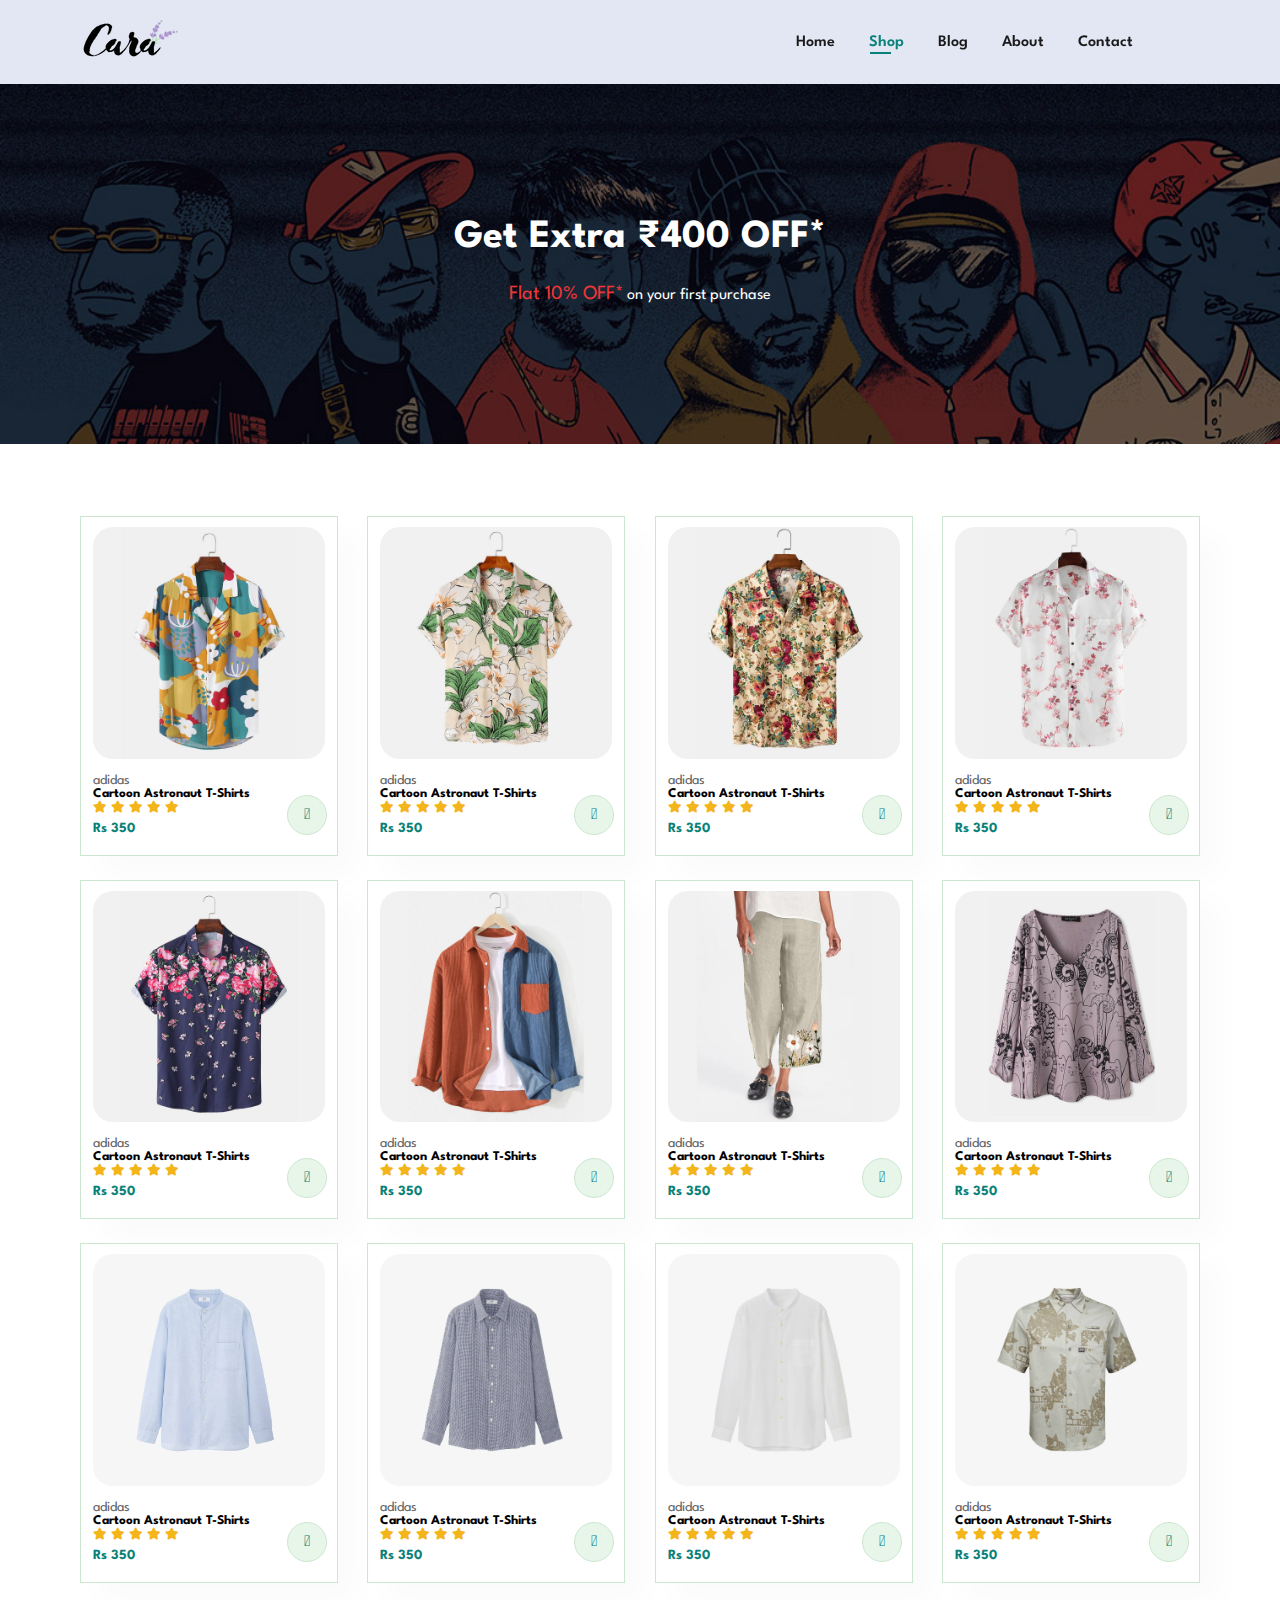
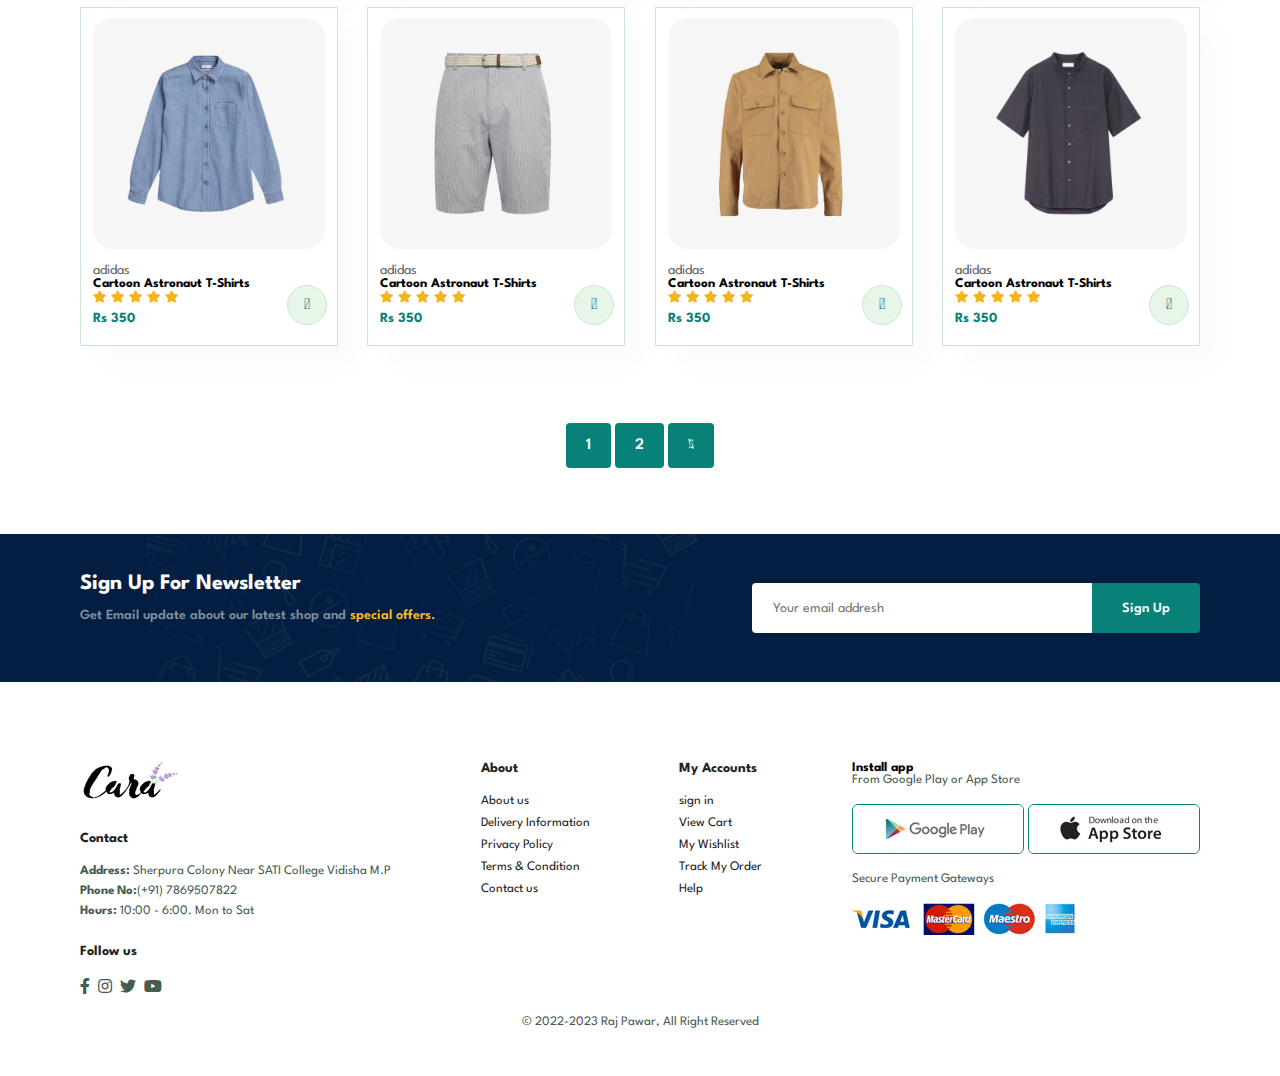
<file: Ecommerce Web site/Myntra Clone/shop.html>
<!DOCTYPE html>
<html lang="en">

<head>
    <meta charset="UTF-8">
    <meta http-equiv="X-UA-Compatible" content="IE=edge">
    <meta name="viewport" content="width=device-width, initial-scale=1.0">
    <title>Myntra Clone</title>
    <link rel="stylesheet" href="https://pro.fontawesome.com/releases/v5.10.0/css/all.css">
    <link rel="stylesheet" href="style.css">
</head>

<body>

    <section id="header">
        <a href="#"><img src="img/logo.png" class="logo" alt=""></a>


        <div>
            <ul id="navbar">
                <li><a  href="index.html">Home</a></li>
                <li><a class="active" href="shop.html">Shop</a></li>
                <li><a href="blog.html">Blog</a></li>
                <li><a href="about.html">About</a></li>
                <li><a href="contact.html">Contact</a></li>
                <li id="lg-bag"><a href="cart.html"><i class="far fa-shopping-bag"></i></a></li>
                <a href="#" id="close"><i class="far fa-times"></i></a>
            </ul>
        </div>
        <div id="mobile">

            <a href="cart.html"><i class="far fa-shopping-bag"></i></a>
            <i id="bar" class="fas fa-outdent"></i>
        </div>
    </section>
    <section id="page-header">

        <h1>Get Extra ₹400 OFF*</h1>
        <p> <span>Flat 10% OFF*</span> on your first purchase</p>
      
    </section>
    <section id="product1" class="section-p1">
  
        <div class="pro-container" onclick="window.location.href='sproduct.html';" >
            <div class="pro" >
                <img src="img/products/f1.jpg" alt="">
                <div class="des">
                    <span>adidas</span>
                    <h5>Cartoon Astronaut T-Shirts</h5>
                    <div class="star">
                        <i class="fas fa-star"></i>
                        <i class="fas fa-star"></i>
                        <i class="fas fa-star"></i>
                        <i class="fas fa-star"></i>
                        <i class="fas fa-star"></i>
                    </div>
                    <h4>Rs 350</h4>
                </div>
                <a href="#"><i class="fal fa-shopping-cart cart"></i></a>
            </div>
            <div class="pro">
                <img src="img/products/f2.jpg" alt="">
                <div class="des">
                    <span>adidas</span>
                    <h5>Cartoon Astronaut T-Shirts</h5>
                    <div class="star">
                        <i class="fas fa-star"></i>
                        <i class="fas fa-star"></i>
                        <i class="fas fa-star"></i>
                        <i class="fas fa-star"></i>
                        <i class="fas fa-star"></i>
                    </div>
                    <h4>Rs 350</h4>
                </div>
                <a href="#"><i class="fal fa-shopping-cart cart"></i></a>
            </div>
            <div class="pro">
                <img src="img/products/f3.jpg" alt="">
                <div class="des">
                    <span>adidas</span>
                    <h5>Cartoon Astronaut T-Shirts</h5>
                    <div class="star">
                        <i class="fas fa-star"></i>
                        <i class="fas fa-star"></i>
                        <i class="fas fa-star"></i>
                        <i class="fas fa-star"></i>
                        <i class="fas fa-star"></i>
                    </div>
                    <h4>Rs 350</h4>
                </div>
                <a href="#"><i class="fal fa-shopping-cart cart"></i></a>
            </div>
            <div class="pro">
                <img src="img/products/f4.jpg" alt="">
                <div class="des">
                    <span>adidas</span>
                    <h5>Cartoon Astronaut T-Shirts</h5>
                    <div class="star">
                        <i class="fas fa-star"></i>
                        <i class="fas fa-star"></i>
                        <i class="fas fa-star"></i>
                        <i class="fas fa-star"></i>
                        <i class="fas fa-star"></i>
                    </div>
                    <h4>Rs 350</h4>
                </div>
                <a href="#"><i class="fal fa-shopping-cart cart"></i></a>
            </div>
            <div class="pro">
                <img src="img/products/f5.jpg" alt="">
                <div class="des">
                    <span>adidas</span>
                    <h5>Cartoon Astronaut T-Shirts</h5>
                    <div class="star">
                        <i class="fas fa-star"></i>
                        <i class="fas fa-star"></i>
                        <i class="fas fa-star"></i>
                        <i class="fas fa-star"></i>
                        <i class="fas fa-star"></i>
                    </div>
                    <h4>Rs 350</h4>
                </div>
                <a href="#"><i class="fal fa-shopping-cart cart"></i></a>
            </div>
            <div class="pro">
                <img src="img/products/f6.jpg" alt="">
                <div class="des">
                    <span>adidas</span>
                    <h5>Cartoon Astronaut T-Shirts</h5>
                    <div class="star">
                        <i class="fas fa-star"></i>
                        <i class="fas fa-star"></i>
                        <i class="fas fa-star"></i>
                        <i class="fas fa-star"></i>
                        <i class="fas fa-star"></i>
                    </div>
                    <h4>Rs 350</h4>
                </div>
                <a href="#"><i class="fal fa-shopping-cart cart"></i></a>
            </div>
            <div class="pro">
                <img src="img/products/f7.jpg" alt="">
                <div class="des">
                    <span>adidas</span>
                    <h5>Cartoon Astronaut T-Shirts</h5>
                    <div class="star">
                        <i class="fas fa-star"></i>
                        <i class="fas fa-star"></i>
                        <i class="fas fa-star"></i>
                        <i class="fas fa-star"></i>
                        <i class="fas fa-star"></i>
                    </div>
                    <h4>Rs 350</h4>
                </div>
                <a href="#"><i class="fal fa-shopping-cart cart"></i></a>
            </div>
            <div class="pro">
                <img src="img/products/f8.jpg" alt="">
                <div class="des">
                    <span>adidas</span>
                    <h5>Cartoon Astronaut T-Shirts</h5>
                    <div class="star">
                        <i class="fas fa-star"></i>
                        <i class="fas fa-star"></i>
                        <i class="fas fa-star"></i>
                        <i class="fas fa-star"></i>
                        <i class="fas fa-star"></i>
                    </div>
                    <h4>Rs 350</h4>
                </div>
                <a href="#"><i class="fal fa-shopping-cart cart"></i></a>
            </div>
       
            <div class="pro">
                <img src="img/products/n1.jpg" alt="">
                <div class="des">
                    <span>adidas</span>
                    <h5>Cartoon Astronaut T-Shirts</h5>
                    <div class="star">
                        <i class="fas fa-star"></i>
                        <i class="fas fa-star"></i>
                        <i class="fas fa-star"></i>
                        <i class="fas fa-star"></i>
                        <i class="fas fa-star"></i>
                    </div>
                    <h4>Rs 350</h4>
                </div>
                <a href="#"><i class="fal fa-shopping-cart cart"></i></a>
            </div>
            <div class="pro">
                <img src="img/products/n2.jpg" alt="">
                <div class="des">
                    <span>adidas</span>
                    <h5>Cartoon Astronaut T-Shirts</h5>
                    <div class="star">
                        <i class="fas fa-star"></i>
                        <i class="fas fa-star"></i>
                        <i class="fas fa-star"></i>
                        <i class="fas fa-star"></i>
                        <i class="fas fa-star"></i>
                    </div>
                    <h4>Rs 350</h4>
                </div>
                <a href="#"><i class="fal fa-shopping-cart cart"></i></a>
            </div>
            <div class="pro">
                <img src="img/products/n3.jpg" alt="">
                <div class="des">
                    <span>adidas</span>
                    <h5>Cartoon Astronaut T-Shirts</h5>
                    <div class="star">
                        <i class="fas fa-star"></i>
                        <i class="fas fa-star"></i>
                        <i class="fas fa-star"></i>
                        <i class="fas fa-star"></i>
                        <i class="fas fa-star"></i>
                    </div>
                    <h4>Rs 350</h4>
                </div>
                <a href="#"><i class="fal fa-shopping-cart cart"></i></a>
            </div>
            <div class="pro">
                <img src="img/products/n4.jpg" alt="">
                <div class="des">
                    <span>adidas</span>
                    <h5>Cartoon Astronaut T-Shirts</h5>
                    <div class="star">
                        <i class="fas fa-star"></i>
                        <i class="fas fa-star"></i>
                        <i class="fas fa-star"></i>
                        <i class="fas fa-star"></i>
                        <i class="fas fa-star"></i>
                    </div>
                    <h4>Rs 350</h4>
                </div>
                <a href="#"><i class="fal fa-shopping-cart cart"></i></a>
            </div>
            <div class="pro">
                <img src="img/products/n5.jpg" alt="">
                <div class="des">
                    <span>adidas</span>
                    <h5>Cartoon Astronaut T-Shirts</h5>
                    <div class="star">
                        <i class="fas fa-star"></i>
                        <i class="fas fa-star"></i>
                        <i class="fas fa-star"></i>
                        <i class="fas fa-star"></i>
                        <i class="fas fa-star"></i>
                    </div>
                    <h4>Rs 350</h4>
                </div>
                <a href="#"><i class="fal fa-shopping-cart cart"></i></a>
            </div>
            <div class="pro">
                <img src="img/products/n6.jpg" alt="">
                <div class="des">
                    <span>adidas</span>
                    <h5>Cartoon Astronaut T-Shirts</h5>
                    <div class="star">
                        <i class="fas fa-star"></i>
                        <i class="fas fa-star"></i>
                        <i class="fas fa-star"></i>
                        <i class="fas fa-star"></i>
                        <i class="fas fa-star"></i>
                    </div>
                    <h4>Rs 350</h4>
                </div>
                <a href="#"><i class="fal fa-shopping-cart cart"></i></a>
            </div>
            <div class="pro">
                <img src="img/products/n7.jpg" alt="">
                <div class="des">
                    <span>adidas</span>
                    <h5>Cartoon Astronaut T-Shirts</h5>
                    <div class="star">
                        <i class="fas fa-star"></i>
                        <i class="fas fa-star"></i>
                        <i class="fas fa-star"></i>
                        <i class="fas fa-star"></i>
                        <i class="fas fa-star"></i>
                    </div>
                    <h4>Rs 350</h4>
                </div>
                <a href="#"><i class="fal fa-shopping-cart cart"></i></a>
            </div>
            <div class="pro">
                <img src="img/products/n8.jpg" alt="">
                <div class="des">
                    <span>adidas</span>
                    <h5>Cartoon Astronaut T-Shirts</h5>
                    <div class="star">
                        <i class="fas fa-star"></i>
                        <i class="fas fa-star"></i>
                        <i class="fas fa-star"></i>
                        <i class="fas fa-star"></i>
                        <i class="fas fa-star"></i>
                    </div>
                    <h4>Rs 350</h4>
                </div>
                <a href="#"><i class="fal fa-shopping-cart cart"></i></a>
            </div>
        </div>
    </section>
    <section id="pagination" class="section-p1">
        <a href="#">1</a>
        <a href="#">2</a>
        <a href="#"><i class="fal fa-long-arrow-alt-right"></i></a>
    </section>
    <section id="newsletter" class="section-p1 section-m1">
        <div class="newstext">
            <h4>Sign Up For Newsletter</h4>
            <p>Get Email update about our latest shop and <span>special offers.</span>
            </p>
        </div>
        <div class="form">
            <input type="text" placeholder="Your email addresh">
            <button class="normal">Sign Up</button>
        </div>
    </section>
    <footer class="section-p1">
        <div class="col">
            <img class="logo" src="img/logo.png" alt="">

            <h4>Contact</h4>
            <p> <strong>Address:</strong> Sherpura Colony Near SATI College Vidisha M.P </p>
            <p><strong>Phone No:</strong>(+91) 7869507822</p>
            <p><strong>Hours:</strong> 10:00 - 6:00. Mon to Sat</p>

            <div class="follow">
                <h4>Follow us</h4>
                <div class="icon">
                    <i class="fab fa-facebook-f"></i>
                    <i class="fab fa-instagram"></i>
                    <i class="fab fa-twitter"></i>
                    <i class="fab fa-youtube"></i>
                </div>
            </div>
        </div>
        <div class="col">
            <h4>About</h4>
            <a href="#">About us</a>
            <a href="#">Delivery Information</a>
            <a href="#">Privacy Policy</a>
            <a href="#">Terms & Condition</a>
            <a href="#">Contact us</a>
        </div>
        <div class="col">
            <h4>My Accounts</h4>
            <a href="#">sign in</a>
            <a href="#">View Cart</a>
            <a href="#">My Wishlist</a>
            <a href="#">Track My Order</a>
            <a href="#">Help</a>
        </div>

        <div class="col install">
            <h5>Install app</h5>
            <p>From Google Play or App Store</p>
            <div class="row">
                <img src="img/pay/play.jpg" alt="">
                <img src="img/pay/app.jpg" alt="">
            </div>
            <p>Secure Payment Gateways</p>
            <img src="img/pay/pay.png" alt="">
        </div>
        <div class="copyright">
            <p>© 2022-2023 Raj Pawar, All Right Reserved</p>
        </div>
    </footer>
    <script src=" script.js">
    </script>
</body>

</html>
</file>
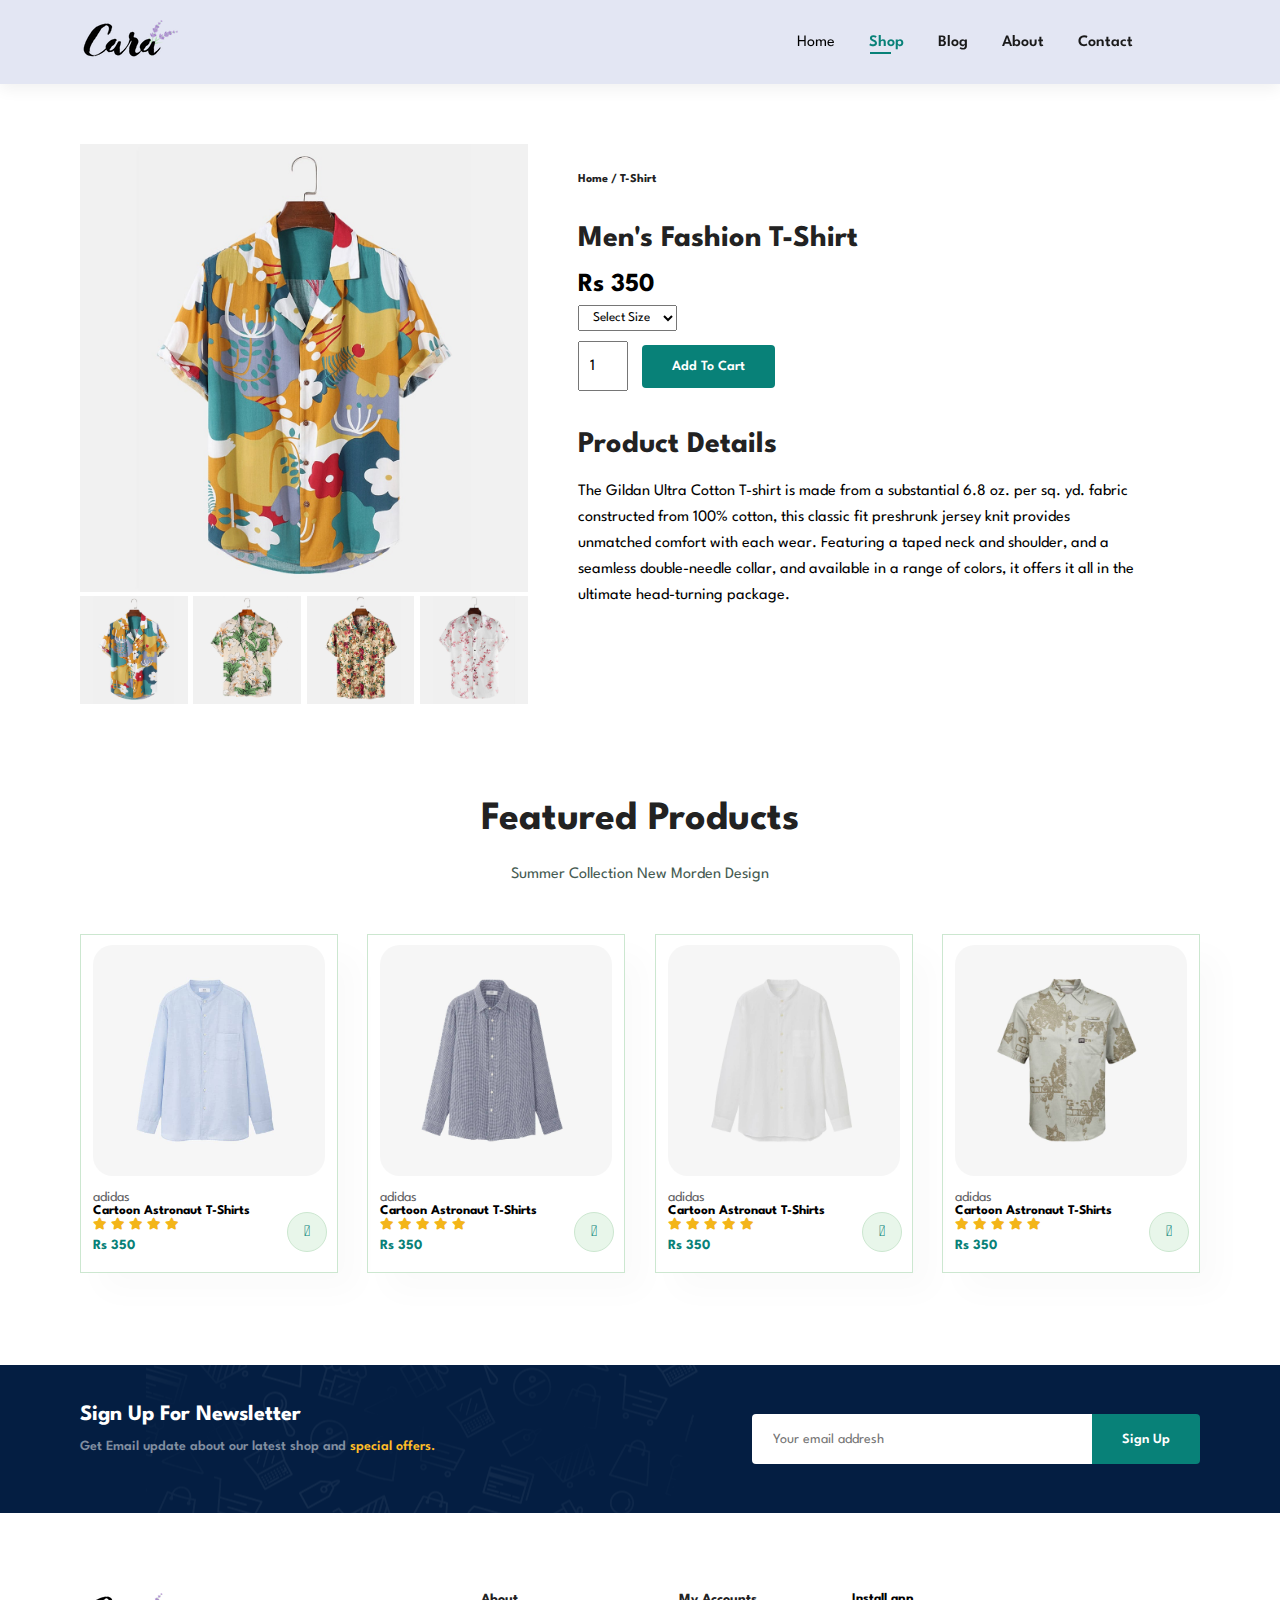
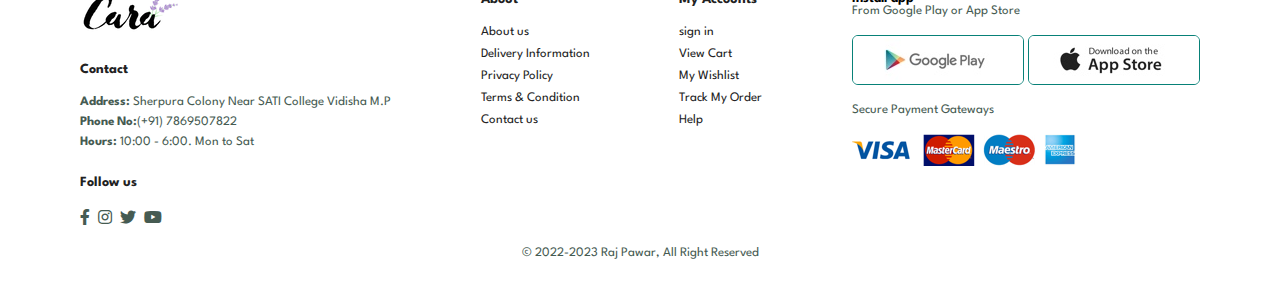
<file: Ecommerce Web site/Myntra Clone/sproduct.html>
<!DOCTYPE html>
<html lang="en">

<head>
    <meta charset="UTF-8">
    <meta http-equiv="X-UA-Compatible" content="IE=edge">
    <meta name="viewport" content="width=device-width, initial-scale=1.0">
    <title>Myntra Clone</title>
    <link rel="stylesheet" href="https://pro.fontawesome.com/releases/v5.10.0/css/all.css">
    <link rel="stylesheet" href="style.css">
</head>

<body>

    <section id="header">
        <a href="#"><img src="img/logo.png" class="logo" alt=""></a>


        <div>
            <ul id="navbar">
                <li>
                    <ahref="index.html">Home</a>
                </li>
                <li><a class="active" href="shop.html">Shop</a></li>
                <li><a href="blog.html">Blog</a></li>
                <li><a href="about.html">About</a></li>
                <li><a href="contact.html">Contact</a></li>
                <li id="lg-bag"><a href="cart.html"><i class="far fa-shopping-bag"></i></a></li>
                <a href="#" id="close"><i class="far fa-times"></i></a>
            </ul>
        </div>
        <div id="mobile">

            <a href="cart.html"><i class="far fa-shopping-bag"></i></a>
            <i id="bar" class="fas fa-outdent"></i>
        </div>
    </section>
    <section id="prodetails" class="section-p1">
        <div class="single-pro-image">
            <img src="img/products/f1.jpg" width="100%" id="MainImg" alt="">
            <div class="small-img-group">
                <div class="small-img-col">
                    <img src="img/products/f1.jpg" width="100%" class="small-img" alt="">
                </div>
                <div class="small-img-col">
                    <img src="img/products/f2.jpg" width="100%" class="small-img" alt="">
                </div>
                <div class="small-img-col">
                    <img src="img/products/f3.jpg" width="100%" class="small-img" alt="">
                </div>
                <div class="small-img-col">
                    <img src="img/products/f4.jpg" width="100%" class="small-img" alt="">
                </div>
            </div>
        </div>
        <div class="single-pro-details">
            <h6>Home / T-Shirt</h6>
            <h4>Men's Fashion T-Shirt</h4>
            <h2>Rs 350</h2>
            <select>
                <option>Select Size</option>
                <option>Small</option>
                <option>Medium</option>
                <option>Large</option>
                <option>XXL</option>
                <option>XXXL</option>
            </select>
            <input type="number" value="1">
            <button class="normal">Add To Cart</button>
            <h4>Product Details</h4>
            <span>The Gildan Ultra Cotton T-shirt is made from a substantial 6.8 oz. per sq. yd. fabric constructed from
                100% cotton, this classic fit preshrunk jersey knit provides unmatched comfort with each wear. Featuring
                a taped neck and shoulder, and a seamless double-needle collar, and available in a range of colors, it
                offers it all in the ultimate head-turning package.</span>
        </div>
    </section>
    <section id="product1" class="section-p1">
        <h1>Featured Products</h1>
        <p>Summer Collection New Morden Design</p>
        <div class="pro-container">
            <div class="pro">
                <img src="img/products/n1.jpg" alt="">
                <div class="des">
                    <span>adidas</span>
                    <h5>Cartoon Astronaut T-Shirts</h5>
                    <div class="star">
                        <i class="fas fa-star"></i>
                        <i class="fas fa-star"></i>
                        <i class="fas fa-star"></i>
                        <i class="fas fa-star"></i>
                        <i class="fas fa-star"></i>
                    </div>
                    <h4>Rs 350</h4>
                </div>
                <a href="#"><i class="fal fa-shopping-cart cart"></i></a>
            </div>
            <div class="pro">
                <img src="img/products/n2.jpg" alt="">
                <div class="des">
                    <span>adidas</span>
                    <h5>Cartoon Astronaut T-Shirts</h5>
                    <div class="star">
                        <i class="fas fa-star"></i>
                        <i class="fas fa-star"></i>
                        <i class="fas fa-star"></i>
                        <i class="fas fa-star"></i>
                        <i class="fas fa-star"></i>
                    </div>
                    <h4>Rs 350</h4>
                </div>
                <a href="#"><i class="fal fa-shopping-cart cart"></i></a>
            </div>
            <div class="pro">
                <img src="img/products/n3.jpg" alt="">
                <div class="des">
                    <span>adidas</span>
                    <h5>Cartoon Astronaut T-Shirts</h5>
                    <div class="star">
                        <i class="fas fa-star"></i>
                        <i class="fas fa-star"></i>
                        <i class="fas fa-star"></i>
                        <i class="fas fa-star"></i>
                        <i class="fas fa-star"></i>
                    </div>
                    <h4>Rs 350</h4>
                </div>
                <a href="#"><i class="fal fa-shopping-cart cart"></i></a>
            </div>
            <div class="pro">
                <img src="img/products/n4.jpg" alt="">
                <div class="des">
                    <span>adidas</span>
                    <h5>Cartoon Astronaut T-Shirts</h5>
                    <div class="star">
                        <i class="fas fa-star"></i>
                        <i class="fas fa-star"></i>
                        <i class="fas fa-star"></i>
                        <i class="fas fa-star"></i>
                        <i class="fas fa-star"></i>
                    </div>
                    <h4>Rs 350</h4>
                </div>
                <a href="#"><i class="fal fa-shopping-cart cart"></i></a>
            </div>

        </div>
    </section>
    <section id="newsletter" class="section-p1 section-m1">
        <div class="newstext">
            <h4>Sign Up For Newsletter</h4>
            <p>Get Email update about our latest shop and <span>special offers.</span>
            </p>
        </div>
        <div class="form">
            <input type="text" placeholder="Your email addresh">
            <button class="normal">Sign Up</button>
        </div>
    </section>
    <footer class="section-p1">
        <div class="col">
            <img class="logo" src="img/logo.png" alt="">

            <h4>Contact</h4>
            <p> <strong>Address:</strong> Sherpura Colony Near SATI College Vidisha M.P </p>
            <p><strong>Phone No:</strong>(+91) 7869507822</p>
            <p><strong>Hours:</strong> 10:00 - 6:00. Mon to Sat</p>

            <div class="follow">
                <h4>Follow us</h4>
                <div class="icon">
                    <i class="fab fa-facebook-f"></i>
                    <i class="fab fa-instagram"></i>
                    <i class="fab fa-twitter"></i>
                    <i class="fab fa-youtube"></i>
                </div>
            </div>
        </div>
        <div class="col">
            <h4>About</h4>
            <a href="#">About us</a>
            <a href="#">Delivery Information</a>
            <a href="#">Privacy Policy</a>
            <a href="#">Terms & Condition</a>
            <a href="#">Contact us</a>
        </div>
        <div class="col">
            <h4>My Accounts</h4>
            <a href="#">sign in</a>
            <a href="#">View Cart</a>
            <a href="#">My Wishlist</a>
            <a href="#">Track My Order</a>
            <a href="#">Help</a>
        </div>

        <div class="col install">
            <h5>Install app</h5>
            <p>From Google Play or App Store</p>
            <div class="row">
                <img src="img/pay/play.jpg" alt="">
                <img src="img/pay/app.jpg" alt="">
            </div>
            <p>Secure Payment Gateways</p>
            <img src="img/pay/pay.png" alt="">
        </div>
        <div class="copyright">
            <p>© 2022-2023 Raj Pawar, All Right Reserved</p>
        </div>
    </footer>
    <script>
        var MainImg = document.getElementById("MainImg");
        var smallimg = document.getElementsByClassName("small-img");
        smallimg[0].onclick = function () {
            MainImg.src = smallimg[0].src;
        }
        smallimg[1].onclick = function () {
            MainImg.src = smallimg[1].src;
        }
        smallimg[2].onclick = function () {
            MainImg.src = smallimg[2].src;
        }
        smallimg[3].onclick = function () {
            MainImg.src = smallimg[3].src;
        }
    </script>
    <script src=" script.js">
    </script>
</body>

</html>
</file>
<file: Ecommerce Web site/Myntra Clone/style.css>
@import url('https://fonts.googleapis.com/css2?family=Spartan:wght@100;200;300;400;500;600;700;800;900&display=swap');

* {
    margin: 0;
    padding: 0;
    box-sizing: border-box;
    font-family: 'spartan', sans-serif;
}

h1 {
    font-size: 40px;
    line-height: 64px;
    color: #222;

}

h3 {
    font-size: 46px;
    line-height: 54px;
    color: #222;

}

h4 {
    font-size: 30px;
    color: #222;

}

h6 {
    font-size: 700px;
    font-size: 12px;
    color: #222;

}

p {
    font-size: 16px;
    color: #465b52;
    margin: 15px 0 20px 0;

}

.section-p1 {
    padding: 40px 80px;
}

.section-m1 {
    margin: 40px 0;
}

button.normal {
    font-size: 14px;
    font-weight: 600;
    padding: 15px 30px;
    color: #000;
    background-color: #fff;
    border-radius: 4px;
    cursor: pointer;
    border: none;
    outline: none;
    transition: 0.2s;
}

button.white {
    font-size: 13px;
    font-weight: 600;
    padding: 11px 18px;
    color: #fff;
    background-color: transparent;
    border: 1px solid #fff;
    cursor: pointer;
    outline: none;
    transition: 0.2s;
}

body {
    width: 100%;
}

/* Header Start */

#header {
    display: flex;
    align-items: center;
    justify-content: space-between;
    padding: 20px 80px;
    background-color: #E3E6f3;
    box-shadow: 0 5px 15px rgba(0, 0, 0, 0.06);
    z-index: 999;
    position: sticky;
    top: 0;
    left: 0;
}

#navbar {
    display: flex;
    align-items: center;
    justify-content: flex-end;

}

#navbar li {
    list-style: none;
    padding: 0 17px;
    position: relative;

}

#navbar li a {
    text-decoration: none;
    font-size: 16px;
    font-weight: 600;
    color: #1a1a1a;
    transition: 0.3s ease;
}

#navbar li a:hover,
#navbar li a.active {
    color: #088178;
}

#navbar li a.active::after,
#navbar li a:hover::after {
    content: "";
    width: 30%;
    height: 2px;
    background: #088178;
    position: absolute;
    bottom: -4px;
    left: 18px;

}

#mobile {
    display: none;
    align-items: center;
}

#close {
    display: none;
}

/* Home Page */

#hero {
    background-image: url("img/hero4.png");
    height: 90vh;
    width: 100%;
    background-size: cover;
    background-position: top 25% right 0;
    padding: 0 60px;
    display: flex;
    flex-direction: column;
    align-items: flex-start;
    justify-content: center;
}

#hero h4 {
    padding-bottom: 15px;

}

#hero h1 {
    color: #088178;
}

#hero button {
    background-image: url("img/button.png");
    background-color: transparent;
    color: #088178;
    border: 0;
    padding: 14px 80px 14px 65px;
    background-repeat: no-repeat;
    cursor: pointer;
    font-weight: 700;
    font-size: 15px;
}

#feature {
    display: flex;
    align-items: center;
    justify-content: space-between;
    flex-wrap: wrap;
}

#feature .fa-box {

    width: 180px;
    text-align: center;
    padding: 25px 15px;
    box-shadow: 20px 20px 34px rgba(0, 0, 0, 0.03);
    border: 1px solid #cce7d0;
    position: relative;
}

#feature .fa-box:hover {
    box-shadow: 10px 10px 54px rgba(70, 62, 221, 0.1);
}

#feature .fa-box img {
    width: 100%;
    margin-bottom: 10px;
}

#feature .fa-box h6 {
    display: inline-block;
    padding: 9px 8px 6px 8px;
    line-height: 1;
    border-radius: 4px;
    color: #088178;
    background-color: #fddde4;
}

#feature .fa-box:nth-child(2) h6 {
    background-color: #cdeddc;
}

#feature .fa-box:nth-child(3) h6 {
    background-color: #d1e8f2;
}

#feature .fa-box:nth-child(4) h6 {
    background-color: #cdd4f8;
}

#feature .fa-box:nth-child(5) h6 {
    background-color: #f6dbf6;
}

#feature .fa-box:nth-child(6) h6 {
    background-color: #fff2e5;
}

/* Products */

#product1 {
    text-align: center;

}

#product1 .pro-container {
    display: flex;
    justify-content: space-between;
    padding-top: 20px;
    flex-wrap: wrap;
}

#product1 .pro {
    width: 23%;
    padding: 10px 12px;
    min-width: 250px;
    border: 1px solid #cce7d0;
    cursor: pointer;
    box-shadow: 20px 20px 30px rgba(0, 0, 0, 0.02);
    margin: 12px 0;
    transition: 0.2s ease;
    position: relative;
}

#product1 .pro:hover {
    box-shadow: 20px 20px 30px rgba(0, 0, 0, 0.06);
}

#product1 .pro img {
    width: 100%;
    border-radius: 20px;
}

#product1 .pro .des {
    text-align: start;
    padding: 10px 0;

}

#product1 .pro .des span {
    color: #606063;
    font-size: 14px;
}

#product1 .pro .des span h5 {
    padding-top: 7px;
    color: #1a1a1a;
    font-size: 14px;
}

#product1 .pro .des i {
    font-size: 12px;
    color: rgb(243, 181, 25);

}

#product1 .pro .des h4 {
    padding-top: 7px;
    font-size: 14px;
    font-weight: 700;
    color: #088178;
}

#product1 .pro .cart {
    width: 40px;
    height: 40px;
    line-height: 40px;
    border-radius: 50px;
    background-color: #e8f6ea;
    font-weight: 500;
    color: #088178;
    border: 1px solid #cce7d0;
    position: absolute;
    bottom: 20px;
    right: 10px;
}

#banner {
    display: flex;
    flex-direction: column;
    align-items: center;
    justify-content: center;
    text-align: center;
    background-image: url("img/banner/b2.jpg");
    width: 100%;
    height: 40vh;
    background-size: cover;
    background-position: center;
}

#banner h4 {
    color: #fff;
    font-size: 16px;

}

#banner h1 {
    color: #fff;
    font-size: 30px;
    padding: 10px 0;

}

#banner h1 span {
    color: #ef3636;
}

#banner button:hover {
    color: #fff;
    background-color: #088178;

}

#sm-banner {
    display: flex;
    justify-content: space-between;
    flex-wrap: wrap;
}

#sm-banner .banner-box {
    display: flex;
    flex-direction: column;
    align-items: flex-start;
    justify-content: center;
    background-image: url("img/banner/b17.jpg");
    min-width: 580px;
    height: 50vh;
    background-size: cover;
    background-position: center;
    padding: 30px;
}

#sm-banner .banner2 {
    background-image: url("img/banner/b10.jpg");
}

#sm-banner h4 {
    color: #fff;
    font-size: 20px;
    font-weight: 300;
}

#sm-banner h1 {
    color: #fff;
    font-size: 28px;
    font-weight: 800;
}

#sm-banner span {
    color: #fff;
    font-size: 14px;
    font-weight: 500;
    padding-bottom: 15px;
}

#sm-banner .banner-box:hover button {
    background-color: #088178;
    border: 1px solid #088178;
}

#banner3 {
    display: flex;
    justify-content: space-between;
    flex-wrap: wrap;
    padding: 0 80px;
}

#banner3 .banner-box {
    display: flex;
    flex-direction: column;
    align-items: flex-start;
    justify-content: center;
    background-image: url("img/banner/b7.jpg");
    min-width: 30%;
    height: 30vh;
    background-size: cover;
    background-position: center;
    padding: 20px;
    margin-bottom: 20px;

}

#banner3 .banner-box2 {
    background-image: url("img/banner/b4.jpg");
}

#banner3 .banner-box3 {
    background-image: url("img/banner/b18.jpg");
}


#banner3 h1 {
    color: #fff;
    font-weight: 900;
    font-size: 22px;
}

#banner3 h4 {
    color: #ec544e;
    font-weight: 800;
    font-size: 15px;
}

#newsletter {
    display: flex;
    justify-content: space-between;
    flex-wrap: wrap;
    align-items: center;
    background-image: url("img/banner/b14.png");
    background-repeat: no-repeat;
    background-position: 20% 30%;
    background-color: #041e42;
}

#newsletter h4 {
    font-size: 22px;
    font-weight: 700;
    color: #fff;

}

#newsletter p {
    font-size: 14px;
    font-weight: 600;
    color: #818ea0;

}

#newsletter p span {

    color: #ffbd27;

}

#newsletter .form {
    display: flex;
    width: 40%
}

#newsletter input {
    height: 3.125rem;
    padding: 0 1.25rem;
    font-size: 14px;
    width: 100%;
    border: 1px solid transparent;
    border-radius: 4px;
    outline: none;
    border-top-right-radius: 0;
    border-bottom-right-radius: 0;

}

#newsletter button {
    background-color: #088178;
    color: #fff;
    white-space: nowrap;
    border-top-left-radius: 0;
    border-bottom-left-radius: 0;

}

footer {
    display: flex;
    flex-wrap: wrap;
    justify-content: space-between;
}

footer .col {
    display: flex;
    flex-direction: column;
    align-items: flex-start;
    margin-bottom: 20px;
}

footer .logo {
    margin-bottom: 30px;
    ;
}

footer h4 {

    font-size: 14px;
    padding-bottom: 20px;
}

footer p {
    font-size: 13px;
    margin: 0 0 8px 0;
}

footer a {
    font-size: 13px;
    text-decoration: none;
    color: #222;
    margin-bottom: 10px;
}

footer .follow {
    margin-top: 20px;
}

footer .follow i {
    color: #465b52;
    padding-right: 4px;
    cursor: pointer;
}

footer .install .row img {
    border: 1px solid #088178;
    border-radius: 6px;
}

footer .install img {
    margin: 10px 0 15px 0;
}

footer .follow i:hover,
footer a:hover {
    color: #088178;
}

footer .copyright {
    width: 100%;
    text-align: center;
}

/* Shop page */
#page-header {
    background-image: url("img/banner/b1.jpg");
    width: 100%;
    height: 40vh;
    background-size: cover;
    display: flex;
    justify-content: center;
    text-align: center;
    flex-direction: column;
    padding: 14px;
}

#page-header h1,
#page-header p {
    color: #fff;
}

#page-header span {
    color: #ef3636;
    font-size: 20px;
    font-weight: 15px;
}

#pagination {
    text-align: center;
}

#pagination a {
    text-decoration: none;
    background-color: #088178;
    padding: 15px 20px;
    border-radius: 4px;
    color: #fff;
    font-weight: 600;

}

#pagination a i {
    font-size: 16px;
    font-weight: 600;
}


/* Single Products */
#prodetails {
    display: flex;
    margin-top: 20px;
}

#prodetails .single-pro-image {
    width: 40%;
    margin-right: 50px;

}

.small-img-group {
    display: flex;
    justify-content: space-between;
}

.small-img-col {
    flex-basis: 24%;
    cursor: pointer;
}

#prodetails .single-pro-details {
    width: 50%;
    padding-top: 30px;
}

#prodetails .single-pro-details h4 {
    padding: 40px 0 20px 0;

}

#prodetails .single-pro-details h2 {
    font-size: 26px;
}

#prodetails .single-pro-details select {
    display: block;
    padding: 5px 10px;
    margin-bottom: 10px;
    margin-top: 8px;

}

#prodetails .single-pro-details input {
    width: 50px;
    height: 50px;
    padding-left: 10px;
    font-size: 16px;
    margin-right: 10px;

}

#prodetails .single-pro-details input:focus {
    outline: none;
}

#prodetails .single-pro-details button {
    background-color: #088178;
    color: #fff;
}

#prodetails .single-pro-details span {
    line-height: 26px;
}

/* Block Page */
#page-header.blog-header {
    background-image: url("img/banner/b19.jpg");
}

#blog {
    padding: 150px 150px 0 150px;

}

#blog .blog-box {
    display: flex;
    align-items: center;
    width: 100%;
    position: relative;
    padding-bottom: 90px;

}

#blog .blog-img {
    width: 50%;
    margin-right: 40px;

}

#blog img {
    width: 100%;
    height: 300px;
    object-fit: cover;
}

#blog .blog-details {
    width: 50%;


}

#blog .blog-details a {
    text-decoration: none;
    font-size: 11px;
    color: black;
    font-weight: 800;
    position: relative;
    transition: 00.3s;
}

#blog .blog-details a::after {
    content: '';
    width: 50px;
    height: 1px;
    background-color: #1a1a1a;
    position: absolute;
    top: 4px;
    right: -60px;

}

#blog .blog-details a:hover {
    color: #088178;
}

#blog .blog-details a:hover::after {
    background-color: #088178;
}

#blog .blog-box h1 {
    position: absolute;
    top: -40px;
    left: 0;
    font-size: 70px;
    font-weight: 700;
    color: #c9c9c9;
    z-index: -9;

}

/* About Section */

#page-header .about-header {
    background-image: url("img/about/banner.png");

}

#about-header {
    display: flex;
    align-items: center;
}

#about-header img {
    width: 50%;
    height: auto;
}

#about-header div {
    padding-left: 40px;

}

#about-app {
    text-align: center;
}

#about-app .video {
    width: 70%;
    height: 100%;
    margin: 30px auto 0 auto;
}

#about-app .video video {
    width: 100%;
    height: 100%;
    border-radius: 20px;

}

/* Contact Page */

#contact-details {
    display: flex;
    align-items: center;
    justify-content: space-between;
}

#contact-details .details {
    width: 40%;

}

#contact-details .details span,
#form-details form {
    font-size: 12px;
}

#contact-details .details h2,
#form-details form {
    font-size: 26px;
    line-height: 35px;
    padding: 20px 0;
}

#contact-details .details h4 {
    font-size: 26px;
    padding-bottom: 15px;
}

#contact-details .details li {
    list-style: none;
    display: flex;
    padding: 10px 0;
}

#contact-details .details i {
    font-size: 14px;
    padding-right: 22px;

}

#contact-details .details li p {
    margin: 0;
    font-size: 14px;
}

#contact-details .details map {
    width: 55%;
    height: 400px;
}

#contact-details .details map iframe {
    width: 100%;
    height: 100%;
}

#form-details {
    display: flex;
    justify-content: space-between;
    padding: 80px;
    margin: 60px;
    border: 1px solid #e1e1e1;

}

#form-details form {
    width: 65%;
    display: flex;
    flex-direction: column;
    align-items: flex-start;
}

#form-details form input,
#form-details form textarea {
    width: 100%;
    padding: 12px 15px;
    outline: none;
    margin-bottom: 20px;
    border: 1px solid #e1e1e1;
}

#form-details form button {
    background-color: #088178;
    color: #fff;
}

#form-details .people div {
    padding-bottom: 25px
}

#form-details .people div img {
    width: 65px;
    height: 65px;
    object-fit: cover;
    margin-right: 50px;
}

#form-details .people div p {
    margin: 0;
    font-size: 13px;
    line-height: 25px;

}

#form-details .people div p span {
    display: block;
    font-size: 16px;
    font-weight: 600;
    color: #000;
}

#form-details .people div {
    padding-bottom: 25px;
    display: flex;
    align-items: flex-start;
}

#form-details .people div img {
    width: 65px;
    height: 65px;
    object-fit: cover;
    margin-right: 15px;
}

#form-details .people div p {
    margin: 0px;
    font-size: 13px;
    line-height: 25px;

}

#form-details .people div p span {
    display: block;
    font-size: 16px;
    font-weight: 600;
    color: #000;
}

#form-details {
    padding: 40px;
}

#form-details form {
    width: 50%;
}
#cart table{
width: 100%;
border-collapse:collapse;
table-layout: fixed;
white-space: nowrap;

}
#cart table img{
    width:70px;
    }
    #cart table  td:nth-child(1){
        width: 100px;
        text-align: center;

    }
    #cart table  td:nth-child(2){
        width: 150px;
        text-align: center;
        
    }
    #cart table  td:nth-child(3){
        width: 250px;
        text-align: center;
        
    }
    #cart table  td:nth-child(4),
    #cart table  td:nth-child(5),
    #cart table  td:nth-child(6){
        width: 150px;
        text-align: center;
        
    } 

    #cart table  td:nth-child(5) input{
        width: 70px;
        padding: 10px 5px 10px 15px;

    }

    #cart table thead{
        border:1px solid #e2e9e1;
        border-left: none;
        border-right: none;


    }
    #cart table thead td{
        font-weight: 700;
        text-transform: uppercase;
        font-size: 18px;
        padding: 18px 0; 
    }
    #cart table tbody tr td{
        padding-top:15px;
    } 
    #cart table tbody  td{
        font-size:13px;
    }
#card-add{
    display: flex;
    flex-wrap: wrap;
    justify-content: space-between;
}
 #coupon{
width:50%;
margin-bottom: 30px;

}
#coupon h3,
#subtotal h3{
    padding-bottom: 15px;

}
#coupon input{
    padding:10px 20px;
    outline:none;
    width:60%;
    margin-right: 10px;
    border: 1px solid #e2e9e1;


}

#coupon button,
#subtotal button{
color: #fff;
background-color: #088178;
padding: 12px 20px;
}
#subtotal{
    width:50%;
    margin-bottom: 30px;
    border: 1px solid #e2e2e2;
    padding: 30px;

}
#subtotal table{
    border-collapse: collapse;
    width: 100%;
    margin-bottom: 20px;
}
#subtotal table td{
    width:50%;
     border:1px solid #e2e9e1;
     padding:10px;
     font-size:13px;

}

/* //Start Media Query */

@media (max-width:799px) {
    .section-p1 {
        padding: 40px 40px;
    }

    #navbar {
        display: flex;
        flex-direction: column;
        align-items: flex-start;
        justify-content: flex-start;
        position: fixed;
        top: 0;
        right: -300px;
        height: 100vh;
        width: 300px;
        background-color: #e3e6f3;
        box-shadow: 0 40px 60px rgba(0, 0, 0, 0.1);
        padding: 80px 0 0 10px;
        transition: 0.3s;


    }

    #navbar.active {
        right: 0px;
    }

    #navbar li {
        margin-bottom: 25px;
    }

    #mobile {
        display: flex;
        align-items: center;
    }

    #mobile i {
        color: #1a1a1a;
        font-size: 24px;
        padding-left: 20px;
    }

    #close {
        display: initial;
        position: absolute;
        top: 30px;
        left: 30px;
        color: #222;
        font-size: 24px
    }

    #lg-bag {
        display: none;
    }

    #hero {
        height: 70vh;
        padding: 0 60px;
        background-position: top 30% right 30%;
    }

    #feature {

        justify-content: center;

    }

    #feature .fa-box {
        margin: 15px 15px
    }

    #product1 .pro-container {

        justify-content: center;

    }

    #product1 .pro {

        margin: 15px;

    }

    #banner {

        height: 20vh;

    }

    #sm-banner .banner-box {

        min-width: 100%;
        height: 30vh;

    }

    #banner3 {

        padding: 0 40px;
    }

    #banner3 .banner-box {

        width: 28%;

    }

    #newsletter .form {
        width: 70%;
    }

    #header {
        padding: 10px 30px;
    }

    h1 {
        font-size: 30px;

    }

    h2 {
        font-size: 32px;

    }

    #hero {
        padding: 0 20px;
        background-position: 55%;
    }

    #feature {
        justify-content: space-between;
    }

    #feature .fe-box {
        width: 155px;
        margin: 0 0 15px 0;
    }

    #product1 .pro {
        width: 100%;
    }

    #bannerr {
        height: 40vh;
    }

    #sm-banner .banner-box {
        height: 40vh;

    }

    #sm-banner-box2 {
        margin-top: 20px;
    }

    #banner3 {
        padding: 0 20px;
    }

    #banner .banner-box {
        width: 100%;
    }

    #newsletter {
        padding: 40px 20px;
    }

    #newsletter .form {
        width: 100%;
    }

    footer .copyright {
        text-align: start;
    }

    /* sinfle product */
    #prodetails {
        display: flex;
        flex-direction: column;
    }

    #prodetails .single-pro-image {
        width: 100%;
        margin-right: 0px;
    }

    #prodetails .single-pro-details {
        width: 100%;
    }

    /* Block Page */
    #blog {
        padding: 100px 20px 0 20px;

    }

    #blog .blog-img {
        width: 100%;
        margin-right: 0px;
        margin-bottom: 30px;
    }

    #blog .blog-details {
        width: 100%;
    }

    #about-header {

        flex-direction: column;


    }

    #about-header img {
        width: 100%;
        margin-bottom: 20px;
    }

    #about-header div {
        padding-left: 0px;
    }

    #about-app .video {
        width: 100%;
    }

    #contact-details {
        flex-direction: column;

    }

    #form-details .details {
        width: 100%;
        margin-bottom: 30px;
    }

    #form-details .map {
        width: 100%;
    }

    #form-details {
        margin: 10px;
        padding: 30px 10px;
        flex-wrap: wrap;
    }
    #form-details form{
        width:100%;
        margin-bottom: 30px;
    }
    #cart-add{
        flex-direction: column;
    }
    #coupon{
        width:100%;
    }
    #subtotal{
        width:100%;
        padding: 20px;
    }
}
</file>
